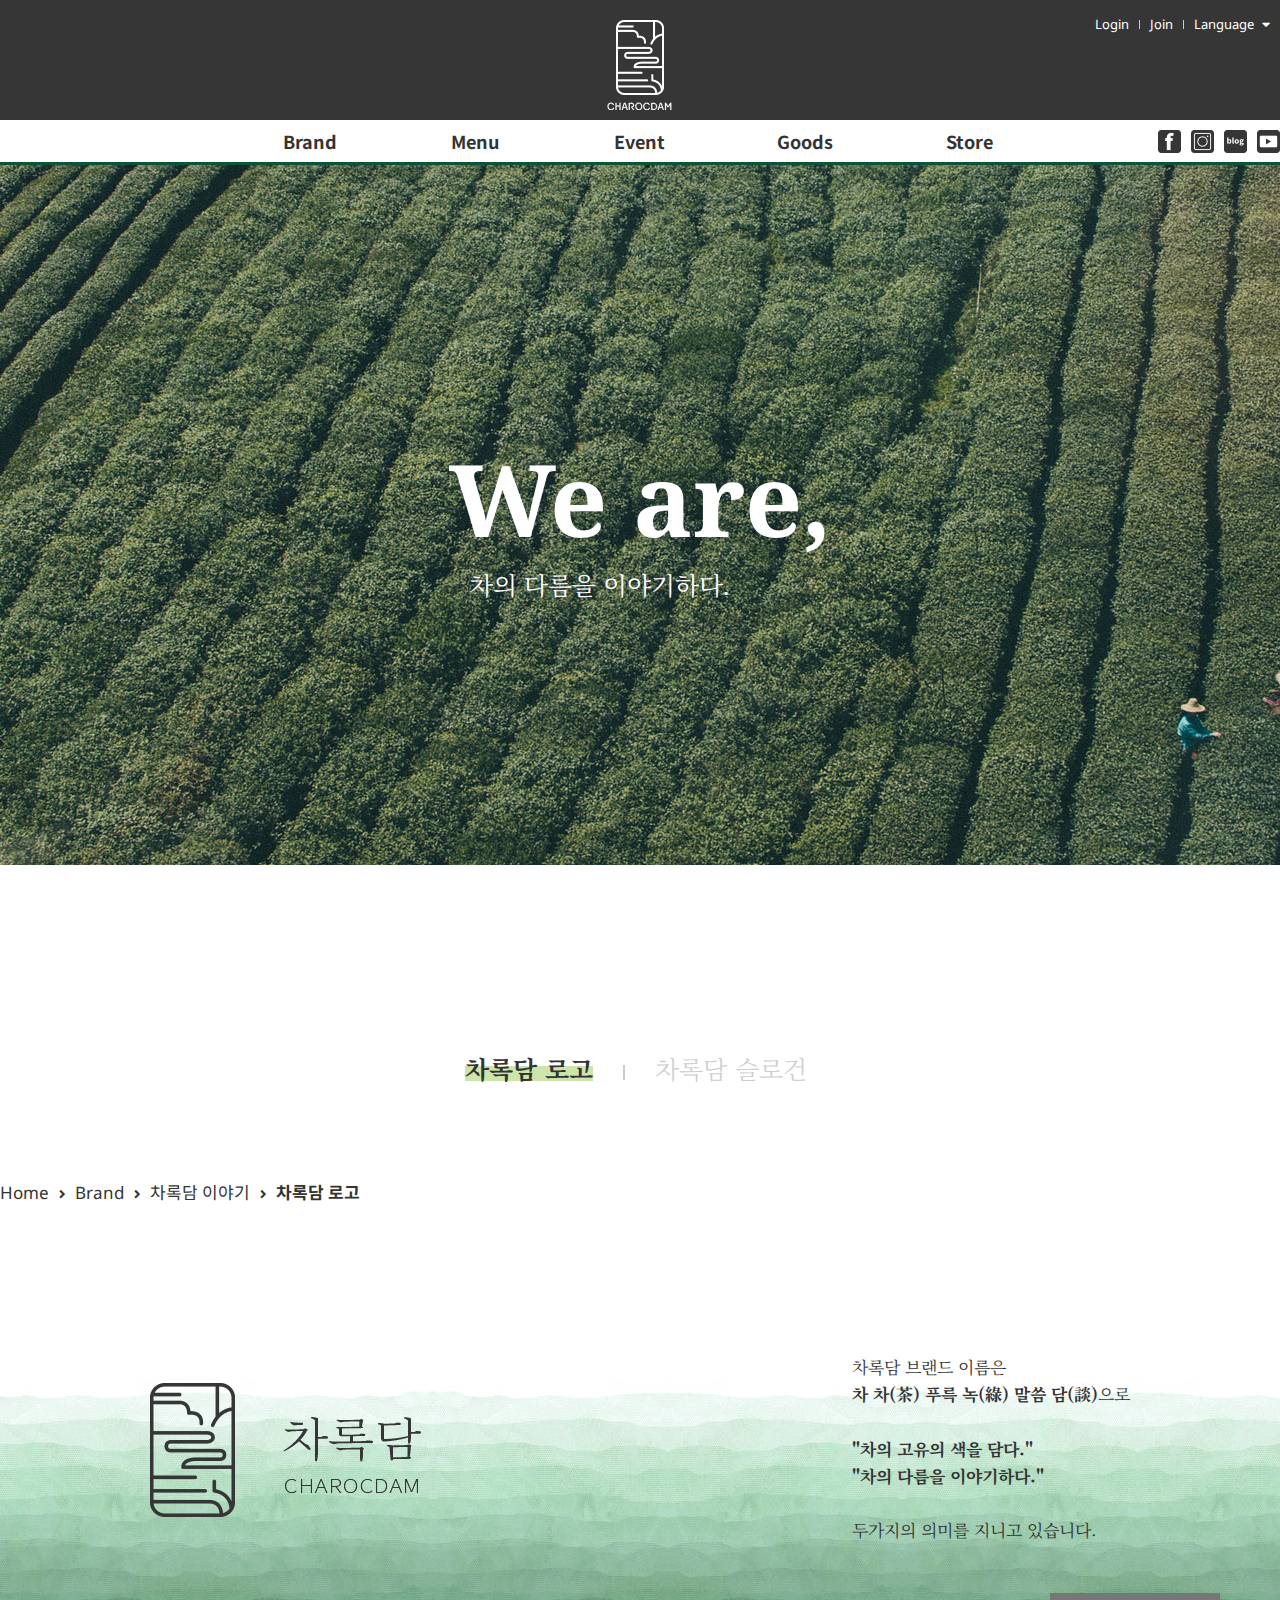
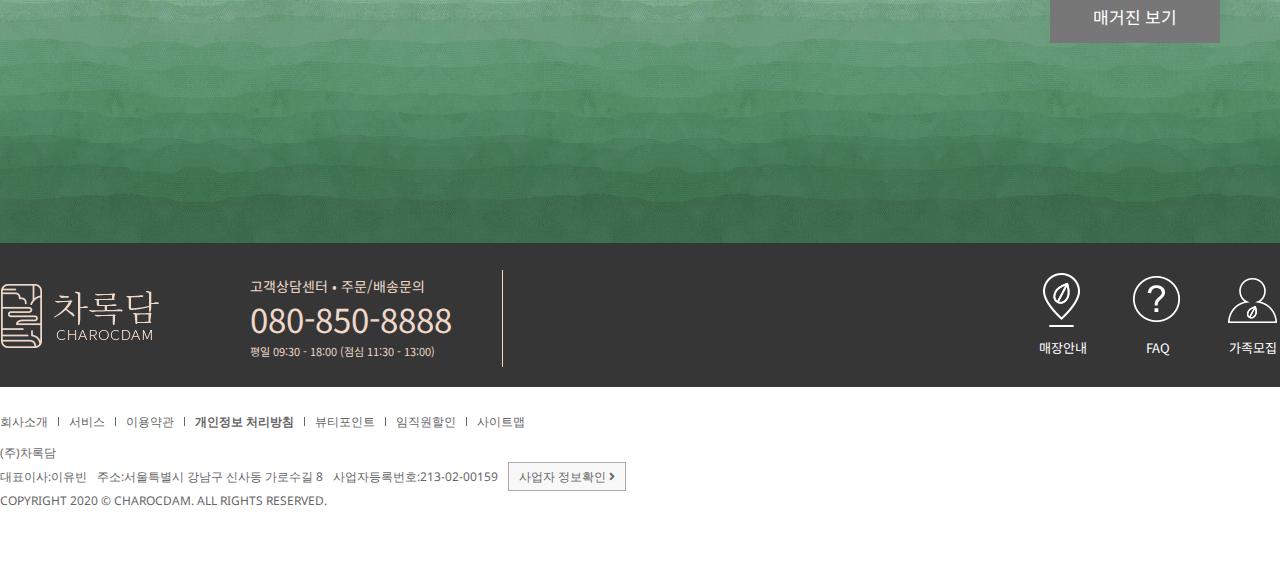
<file: a_01_aboutUs.html>
<!DOCTYPE html>
<html lang="ko">
<head>
    <meta charset="UTF-8">
    <title>차록담 이야기 | 차록담</title>
    <link href="css/jquery.bxslider.css" rel="stylesheet" />
    <link href="https://fonts.googleapis.com/css2?family=Noto+Serif:wght@300;400;700&family=Noto+Sans:wght@300;400;700&family=Noto+Sans+KR:wght@100;300&family=Noto+Serif+KR:wght@300&display=swap" rel="stylesheet" />
    <link rel="stylesheet" href="https://use.fontawesome.com/releases/v5.11.2/css/all.css" />
    <link rel="stylesheet" href="css/common.css" />
</head>
<body>
    <header>
        <div class="w1280 clearFix">
            <h1 class="logo"><a href="index.html"><img src="images/logo.png" alt="logo" /></a></h1>
            <nav class="gnb">
                <ul>
                    <li><a href="#">Login</a></li>
                    <li><a href="#">Join</a></li>
                    <li class="lang"><a href="#">Language <i class="fas fa-caret-down"></i></a>
                        <ul>
                            <li><a href="#">한국어</a></li>
                            <li><a href="#">영어</a></li>
                        </ul>
                    </li>
                </ul>
            </nav>
        </div>
    </header>
    <div class="navBar">
        <div class="slideBg"></div>
        <div class="nInner w1280 clearFix">
             <nav class="mainNav">
               <ul class="clearFix">
                   <li><a href="a_01_aboutUs.html"><p>Brand</p><span>브랜드</span></a>
                       <ul class="subNav">
                           <li><a href="a_01_aboutUs.html">차록담 이야기</a></li>
                           <li><a href="a_02_teaStory.html">Tea Story</a></li>
                           <li><a href="a_03_teaInfo.html">차 정보</a></li>
                           <li><a href="a_04_findOfTea.html">맞춤 차</a></li>
                           <li><a href="#">매거진</a></li>
                       </ul>
                   </li>
                   <li><a href="#"><p>Menu</p><span>메뉴</span></a>
                       <ul class="subNav">
                           <li><a href="#">New Menu</a></li>
                           <li><a href="#">Best Menu</a></li>
                           <li><a href="#">Dessert</a></li>
                           <li><a href="#">MD's Pick</a></li>
                       </ul>
                   </li>
                   <li><a href="#"><p>Event</p><span>이벤트</span></a>
                       <ul class="subNav">
                           <li><a href="#">이벤트</a></li>
                           <li><a href="#">다도체험</a></li>
                           <li><a href="#">온라인 쇼핑혜택</a></li>
                           <li><a href="#">Charocdam News</a></li>
                       </ul>
                   </li>
                   <li><a href="#"><p>Goods</p><span>상품</span></a>
                       <ul class="subNav">
                           <li><a href="#">Charocdam Goods</a></li>
                           <li><a href="#">Gift Shop</a></li>
                           <li><a href="#">다도기</a></li>
                           <li><a href="#">Reward</a></li>
                       </ul>
                   </li>
                   <li><a href="#"><p>Store</p><span>매장</span></a>
                       <ul class="subNav">
                           <li><a href="#">매장찾기</a></li>
                           <li><a href="#">가족모집</a></li>
                           <li><a href="#">티뮤지엄</a></li>
                       </ul>
                   </li>
               </ul>
         </nav>
         <nav class="sns">
               <ul>
                   <li><a href="#"><img src="images/sns_facebook.png" alt="facebook" /></a></li>
                   <li><a href="#"><img src="images/sns_instagram.png" alt="instagram" /></a></li>
                   <li><a href="#"><img src="images/sns_blog.png" alt="blog" /></a></li>
                   <li><a href="#"><img src="images/sns_youtube.png" alt="youtube" /></a></li>
               </ul>
         </nav>
         </div>
    </div>
    <div class="aboutImg">
        <ul>
            <li class="aboutImg01">
               <div class="a1">
                    <h4>We are,</h4>
                    <p>차의 다름을 이야기하다.</p></div>
                <div class="a2">
                    <pre>차의 종류와 효능은 다양합니다.
그렇기에 우리는 개인에게 초점을 둔 최적의 차를 추천하며, 차에 대한 이야기를 들려드립니다.
당신에게 맞는 차로 얻을 수 있는 최고의 하루를 선물하고 싶습니다.


차록담은 당신과 안녕을 묻는 것에 가치를 둡니다.
간단한 안부를 묻고, 마음을 나누다보면 바쁜 일상속에서도 따스함과 배려를 느낄거예요.


깊은 내면에 존재하는 안온한 소리에 귀기울여 보세요.
지금 당신은 어떤 소리를 듣고있나요?
                    </pre>
                </div>
            </li>
        </ul>
    </div>
    <div class="bg">
        <div class="brand w1280">
            <ul class="tabBtn clearFix">
                <li><a href="javascript:;" class="on">차록담 로고</a></li>
                <li></li>
                <li><a href="javascript:;">차록담 슬로건</a></li>
            </ul>
            <div class="tabCon">
              <div class="story1">
                    <ul class="go clearFix">
                        <li><a href="index.html">Home</a> <i class="fas fa-angle-right"></i></li>
                        <li><a href="#">Brand</a> <i class="fas fa-angle-right"></i></li>
                        <li><a href="#">차록담 이야기</a> <i class="fas fa-angle-right"></i></li>
                        <li><a href="#" class="on">차록담 로고</a></li>
                    </ul>
                <div class="story clearFix">
                    <div class="aboutLogo"><img src="images/aboutLogo.png" alt="logo"></div>
                    <p>차록담 브랜드 이름은<br />
                <span>차 차(茶) 푸륵 녹(綠) 말씀 담(談)</span>으로<br /><br />
                    <span>"차의 고유의 색을 담다."<br />
                "차의 다름을 이야기하다."</span><br /><br />
                두가지의 의미를 지니고 있습니다.</p>
                </div>
                <div class="goM"><a href="#">매거진 보기</a></div>
                </div>
                <div></div>
                <div class="story2">
                        <ul class="go clearFix">
                            <li><a href="index.html">Home</a> <i class="fas fa-angle-right"></i></li>
                            <li><a href="#">Brand</a> <i class="fas fa-angle-right"></i></li>
                            <li><a href="#">차록담 이야기</a> <i class="fas fa-angle-right"></i></li>
                            <li><a href="#" class="on">차록담 슬로건</a></li>
                        </ul>
                    <div class="story clearFix">
                        <div class="slogan clearFix"><img src="images/sloganImg.png" alt="slogan">
                            <p>차의<br />
                            <span>다름</span>을<br />
                        담다</p></div>
                        <p>차록담은 <span>스페셜티 문화</span>를 창조하는 회사입니다.<br />
                        차록담의 이름으로 제공되어질 모든 것들의 가치가<br />
                        빛날 수 있도록 우리는 발견하고,<br />
                        열정과 노력의 자세를 갖습니다.<br />
                        <br />
                        '녹차의 푸른 빛' , '개개인의 존엄성'<br />
                        차를 통해 고유의 가치들을 제공하며,<br />
                        <span>차록담만의 다름</span>을 잊지 않도록 노력하겠습니다.</p>
                    </div>
                    <div class="goM"><a href="#">매거진 보기</a></div>
                </div>
              </div>
            </div>
        </div>
    <footer>
        <div class="btmBg">
            <div class="ftTop w1280 clearFix">
                <div class="ftLeft">
                    <h1 class="btmLogo"><a href="index.html"><img src="images/btmLogo.png" alt="logo" /></a></h1>
                    <div class="cs">
                        <p class="title">고객상담센터 &#8226; 주문/배송문의</p>
                        <p class="phone">080-850-8888</p>
                        <p class="time">평일 09:30 - 18:00 (점심 11:30 - 13:00)</p>
                    </div>
                </div>
                <div class="ftRight">
                    <a href="#"><img src="images/where.png" alt="매장안내" /><span>매장안내</span></a>
                    <a href="#"><img src="images/qna.png" alt="FAQ" /><span>FAQ</span></a>
                    <a href="#"><img src="images/family.png" alt="가족모집" /><span>가족모집</span></a>
                </div>
            </div>
        </div>
            <div class="ftBtm w1280">
                <nav class="btmInfo">
                    <ul class="clearFix">
                        <li><a href="#">회사소개</a></li>
                        <li><a href="#">서비스</a></li>
                        <li><a href="#">이용약관</a></li>
                        <li><a href="#" class="on">개인정보 처리방침</a></li>
                        <li><a href="#">뷰티포인트</a></li>
                        <li><a href="#">임직원할인</a></li>
                        <li><a href="#">사이트맵</a></li>
                    </ul>
                </nav>
                <div>(주)차록담<br />
                    <span>대표이사:이유빈</span><span>주소:서울특별시 강남구 신사동 가로수길 8</span><span>사업자등록번호:213-02-00159</span><a href="#">사업자 정보확인 <i class="fas fa-angle-right"></i></a>
                    <address class="copyright">COPYRIGHT 2020 &copy; CHAROCDAM. ALL RIGHTS RESERVED.</address>
                </div>
            </div>
    </footer>
    <!-- jQuery library -->
<script src="js/jquery-3.1.1.min.js"></script>
<!-- bxSlider Javascript file -->
<script src="js/jquery.bxslider.js"></script>
<script src="js/common.js"></script>
</body>
</html>
</file>
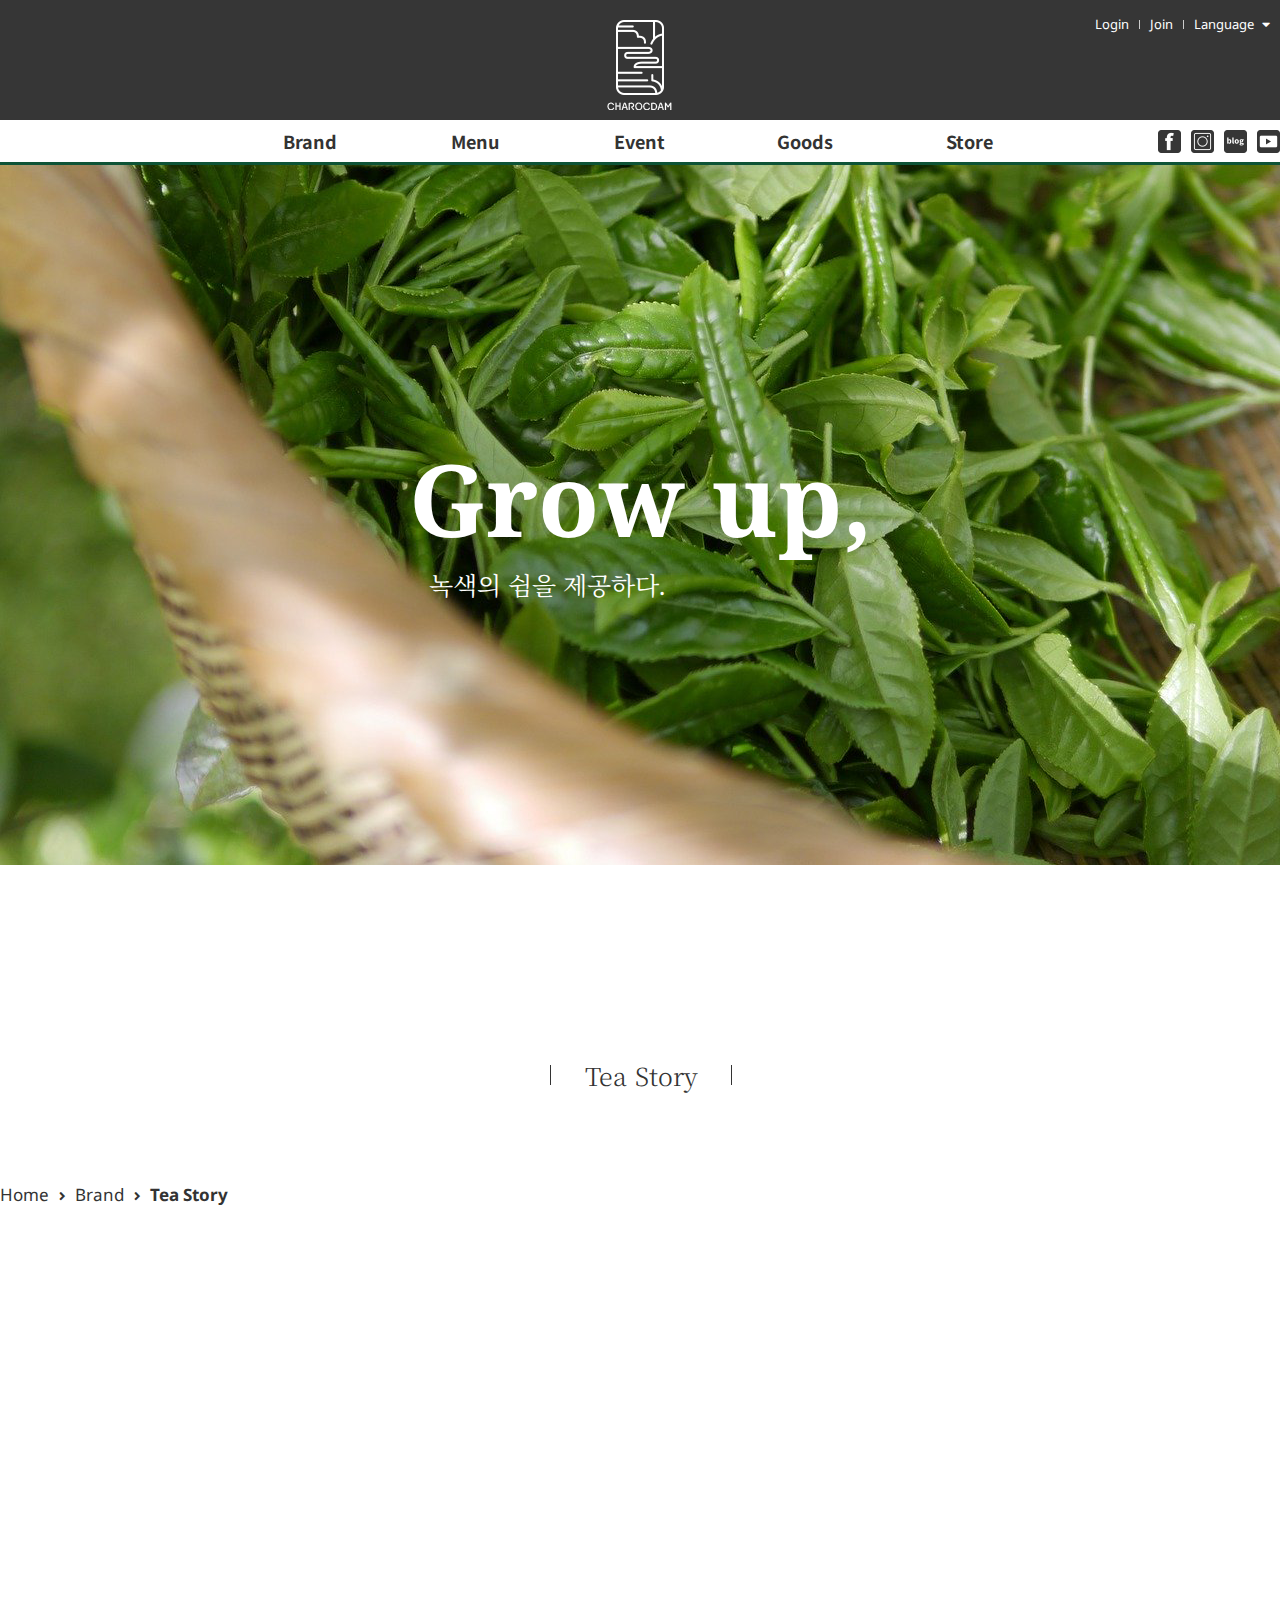
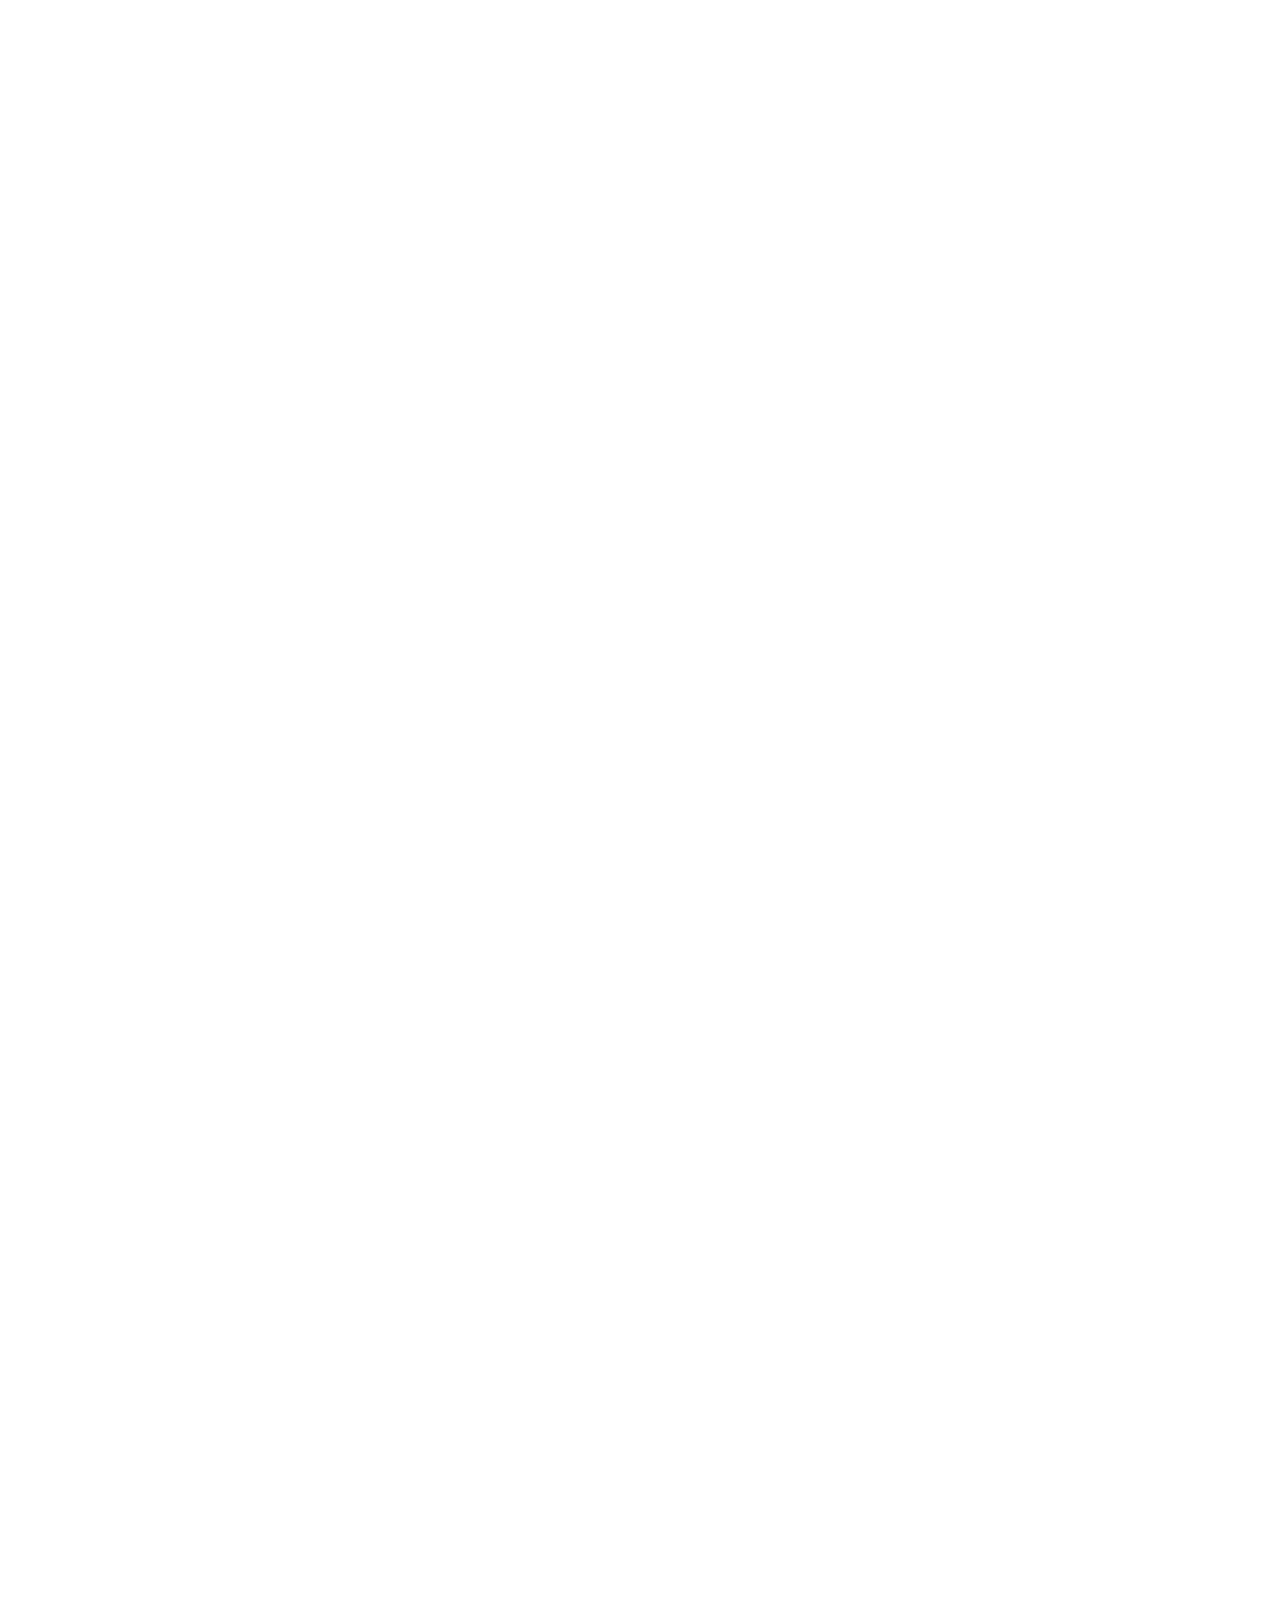
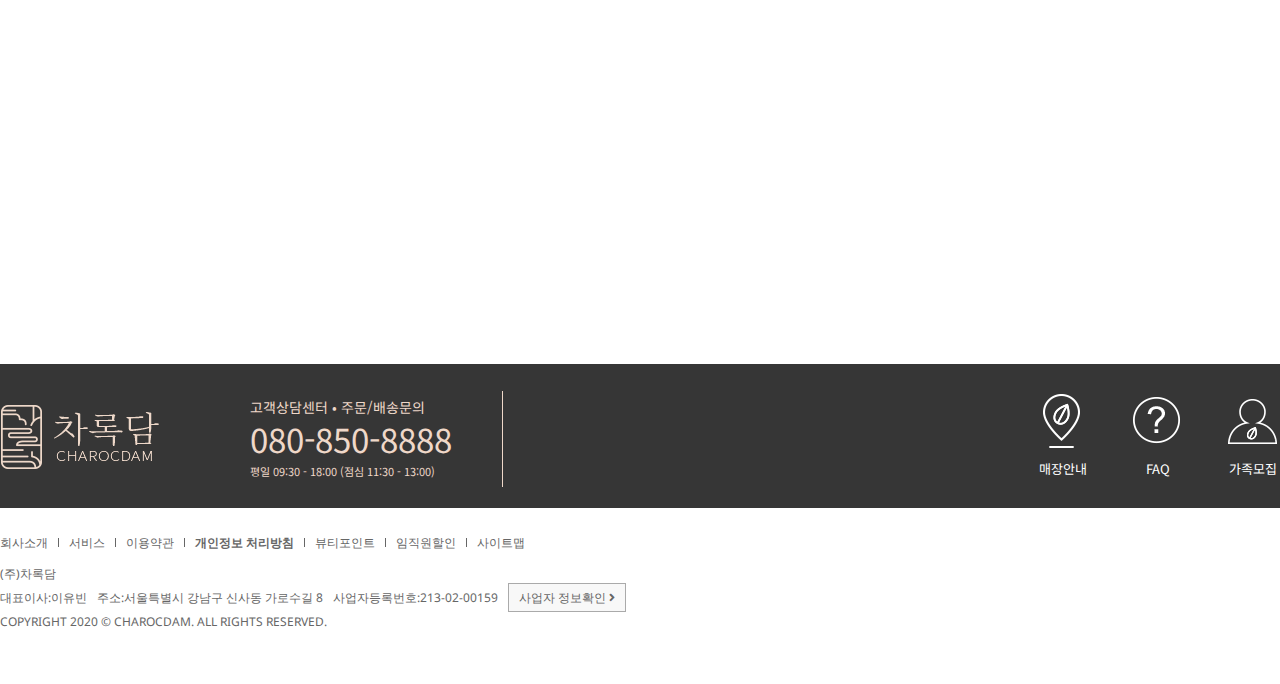
<file: a_02_teaStory.html>
<!DOCTYPE html>
<html lang="ko">
<head>
    <meta charset="UTF-8">
    <title>차 정보 | 차록담</title>
    <link href="css/jquery.bxslider.css" rel="stylesheet" />
    <link href="https://fonts.googleapis.com/css2?family=Noto+Serif:wght@300;400;700&family=Noto+Sans:wght@300;400;700&family=Noto+Sans+KR:wght@100;300&family=Noto+Serif+KR:wght@300&display=swap" rel="stylesheet" />
    <link rel="stylesheet" href="https://use.fontawesome.com/releases/v5.11.2/css/all.css" />
    <link rel="stylesheet" href="css/common.css" />
</head>
<body>
    <header>
        <div class="w1280 clearFix">
            <h1 class="logo"><a href="index.html"><img src="images/logo.png" alt="logo" /></a></h1>
            <nav class="gnb">
                <ul>
                    <li><a href="#">Login</a></li>
                    <li><a href="#">Join</a></li>
                    <li class="lang"><a href="#">Language <i class="fas fa-caret-down"></i></a>
                        <ul>
                            <li><a href="#">한국어</a></li>
                            <li><a href="#">영어</a></li>
                        </ul>
                    </li>
                </ul>
            </nav>
        </div>
    </header>
    <div class="navBar">
        <div class="slideBg"><h1></h1></div>
        <div class="nInner w1280 clearFix">
             <nav class="mainNav">
               <ul class="clearFix">
                   <li><a href="a_01_aboutUs.html"><p>Brand</p><span>브랜드</span></a>
                       <ul class="subNav">
                           <li><a href="a_01_aboutUs.html">차록담 이야기</a></li>
                           <li><a href="a_02_teaStory.html">Tea Story</a></li>
                           <li><a href="a_03_teaInfo.html">차 정보</a></li>
                           <li><a href="a_04_findOfTea.html">맞춤 차</a></li>
                           <li><a href="#">매거진</a></li>
                       </ul>
                   </li>
                   <li><a href="#"><p>Menu</p><span>메뉴</span></a>
                       <ul class="subNav">
                           <li><a href="#">New Menu</a></li>
                           <li><a href="#">Best Menu</a></li>
                           <li><a href="#">Dessert</a></li>
                           <li><a href="#">MD's Pick</a></li>
                       </ul>
                   </li>
                   <li><a href="#"><p>Event</p><span>이벤트</span></a>
                       <ul class="subNav">
                           <li><a href="#">이벤트</a></li>
                           <li><a href="#">다도체험</a></li>
                           <li><a href="#">온라인 쇼핑혜택</a></li>
                           <li><a href="#">Charocdam News</a></li>
                       </ul>
                   </li>
                   <li><a href="#"><p>Goods</p><span>상품</span></a>
                       <ul class="subNav">
                           <li><a href="#">Charocdam Goods</a></li>
                           <li><a href="#">Gift Shop</a></li>
                           <li><a href="#">다도기</a></li>
                           <li><a href="#">Reward</a></li>
                       </ul>
                   </li>
                   <li><a href="#"><p>Store</p><span>매장</span></a>
                       <ul class="subNav">
                           <li><a href="#">매장찾기</a></li>
                           <li><a href="#">가족모집</a></li>
                           <li><a href="#">티뮤지엄</a></li>
                       </ul>
                   </li>
               </ul>
         </nav>
         <nav class="sns">
               <ul>
                   <li><a href="#"><img src="images/sns_facebook.png" alt="facebook" /></a></li>
                   <li><a href="#"><img src="images/sns_instagram.png" alt="instagram" /></a></li>
                   <li><a href="#"><img src="images/sns_blog.png" alt="blog" /></a></li>
                   <li><a href="#"><img src="images/sns_youtube.png" alt="youtube" /></a></li>
               </ul>
         </nav>
         </div>
    </div>
    <div class="aboutImg">
        <ul>
            <li class="aboutImg02">
               <div class="a1">
                    <h4>Grow up,</h4>
                    <p>녹색의 쉼을 제공하다.</p></div>
                <div class="a2">
                    <pre>
                    <p>최고의 한잔을 위한 차록담의 철학</p>
                    
                    차록담은 한잔의 온전한 쉼을 제공하기 위해 찻잎의 선정부터
                    재배, 건조, 발효, 정제과정에 이르기까지의 전 과정을 철저히 관리하고 있습니다.
                    
                    또한 매장의 모든 티 마스터(Tea Master)가 신선하고 좋은 품질의 티(Tea)를
                    제공하기 위해 차록담만의 철학과 문학을 바탕으로 끊임 없이 노력하고 있습니다.
                    </pre>
                </div>
            </li>
        </ul>
    </div>
        <div class="brand ft">
            <ul class="w1280">
                <li>Tea Story</li>
            </ul>
            <div>
                <div class="teaStory w1280">
                    <ul class="go clearFix">
                        <li><a href="index.html">Home</a> <i class="fas fa-angle-right"></i></li>
                        <li><a href="a_01_aboutUs.html">Brand</a> <i class="fas fa-angle-right"></i></li>
                        <li><a href="a_02_teaStory.html" class="on">Tea Story</a></li>
                    </ul>
                    <div>
                        <article class="con1">
                            <ul class="clearFix">
                                <li><img src="images/tea01.png" alt="" /></li>
                                <li class="tS">최상의 품질을 가진 찻잎 선별</li>
                                <li><img src="images/teaStory01.png" alt="" /></li>
                                <li>하동지역의 따뜻하고 깨끗한 기후 조건의 재배지에서<br />
                                최적의 시기, 최상의 품질을 가진 잎만을 수확합니다.<br />
                                선별된 잎의 신선한 향을 유지 시킬 수 있도록<br />
                                차록담만의 노하우로 건조시키며, 알맞은 온도를 맞추어 발효합니다.</li>
                            </ul>
                        </article>
                        <article class="line1"></article>
                        <article class="con2">
                            <ul class="clearFix">
                                <li class="tS">엄격하게 관리되는 찻잎의 신선도</li>
                                <li><img src="images/tea02.png" alt="" /></li>
                                <li><img src="images/teaStory02.png" alt="" /></li>
                                <li>차록담 티(Tea)의 기본이 되는 녹차잎 고유의 푸른 색과 향을<br />
                                보존하기 위해 알맞은 온도와 시간동안 덖어줍니다.</li>
                            </ul>
                        </article>
                        <article class="line2"></article>
                        <article class="con3">
                            <ul class="clearFix">
                                <li><img src="images/tea03.png" alt="" /></li>
                                <li class="tS">찻잎의 두번째 선별과정</li>
                                <li><img src="images/teaStory03.png" alt="" /></li>
                                <li>찻잎이 바스락 될때까지 건조되었다면 키질을 통해<br />
                                묵은 잎과 줄기 등의 이물질을 제거해줍니다.</li>
                            </ul>
                        </article>
                       <article class="line3"></article>
                        <article class="con4">
                            <ul class="clearFix">
                                <li class="tS">건강한 차(茶) 문화의 확산</li>
                                <li><img src="images/tea04.png" alt="" /></li>
                                <li><img src="images/teaStory04.png" alt="" /></li>
                                <li>말차 고유의 맛과 향, 다양한 메뉴와<br />
                                즐거운 선택을 통해 남녀노소 누구나 쉽고 맛있게<br />
                                즐기는 차(茶) 문화를 만들어가고 있습니다.</li>
                            </ul>
                        </article>
                    </div>
                    <div class="video">
                        <iframe width="800px" height="515" src="https://www.youtube.com/embed/4cCPY2Wa08M" frameborder="0" allow="accelerometer; autoplay; clipboard-write; encrypted-media; gyroscope; picture-in-picture" allowfullscreen></iframe>
                    </div>
                </div>
              </div>
            </div>
    <footer>
        <div class="btmBg">
            <div class="ftTop w1280 clearFix">
                <div class="ftLeft">
                    <h1 class="btmLogo"><a href="index.html"><img src="images/btmLogo.png" alt="logo" /></a></h1>
                    <div class="cs">
                        <p class="title">고객상담센터 &#8226; 주문/배송문의</p>
                        <p class="phone">080-850-8888</p>
                        <p class="time">평일 09:30 - 18:00 (점심 11:30 - 13:00)</p>
                    </div>
                </div>
                <div class="ftRight">
                    <a href="#"><img src="images/where.png" alt="매장안내" /><span>매장안내</span></a>
                    <a href="#"><img src="images/qna.png" alt="FAQ" /><span>FAQ</span></a>
                    <a href="#"><img src="images/family.png" alt="가족모집" /><span>가족모집</span></a>
                </div>
            </div>
        </div>
            <div class="ftBtm w1280">
                <nav class="btmInfo">
                    <ul class="clearFix">
                        <li><a href="#">회사소개</a></li>
                        <li><a href="#">서비스</a></li>
                        <li><a href="#">이용약관</a></li>
                        <li><a href="#" class="on">개인정보 처리방침</a></li>
                        <li><a href="#">뷰티포인트</a></li>
                        <li><a href="#">임직원할인</a></li>
                        <li><a href="#">사이트맵</a></li>
                    </ul>
                </nav>
                <div>(주)차록담<br />
                    <span>대표이사:이유빈</span><span>주소:서울특별시 강남구 신사동 가로수길 8</span><span>사업자등록번호:213-02-00159</span><a href="#">사업자 정보확인 <i class="fas fa-angle-right"></i></a>
                    <address class="copyright">COPYRIGHT 2020 &copy; CHAROCDAM. ALL RIGHTS RESERVED.</address>
                </div>
            </div>
    </footer>
    <!-- jQuery library -->
<script src="js/jquery-3.1.1.min.js"></script>
<!-- bxSlider Javascript file -->
<script src="js/jquery.bxslider.js"></script>
<script src="js/common.js"></script>
</body>
</html>
</file>
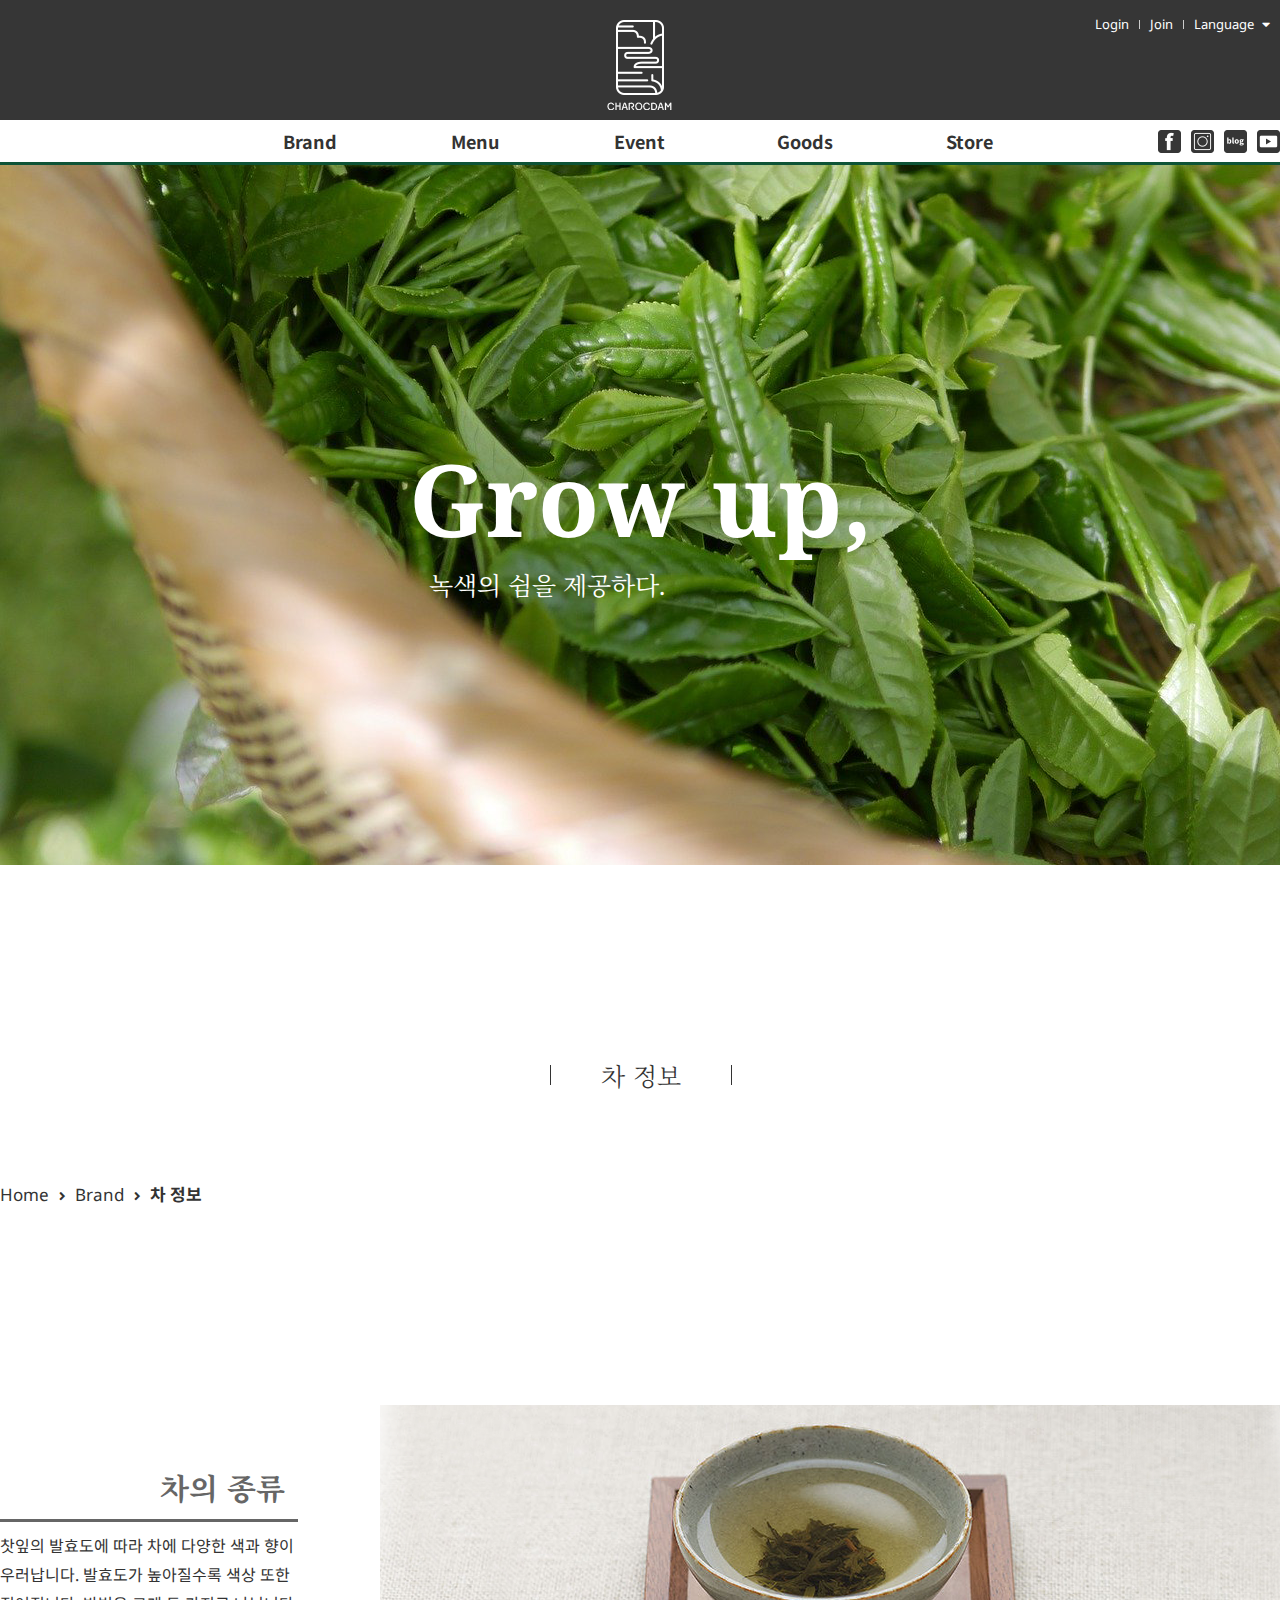
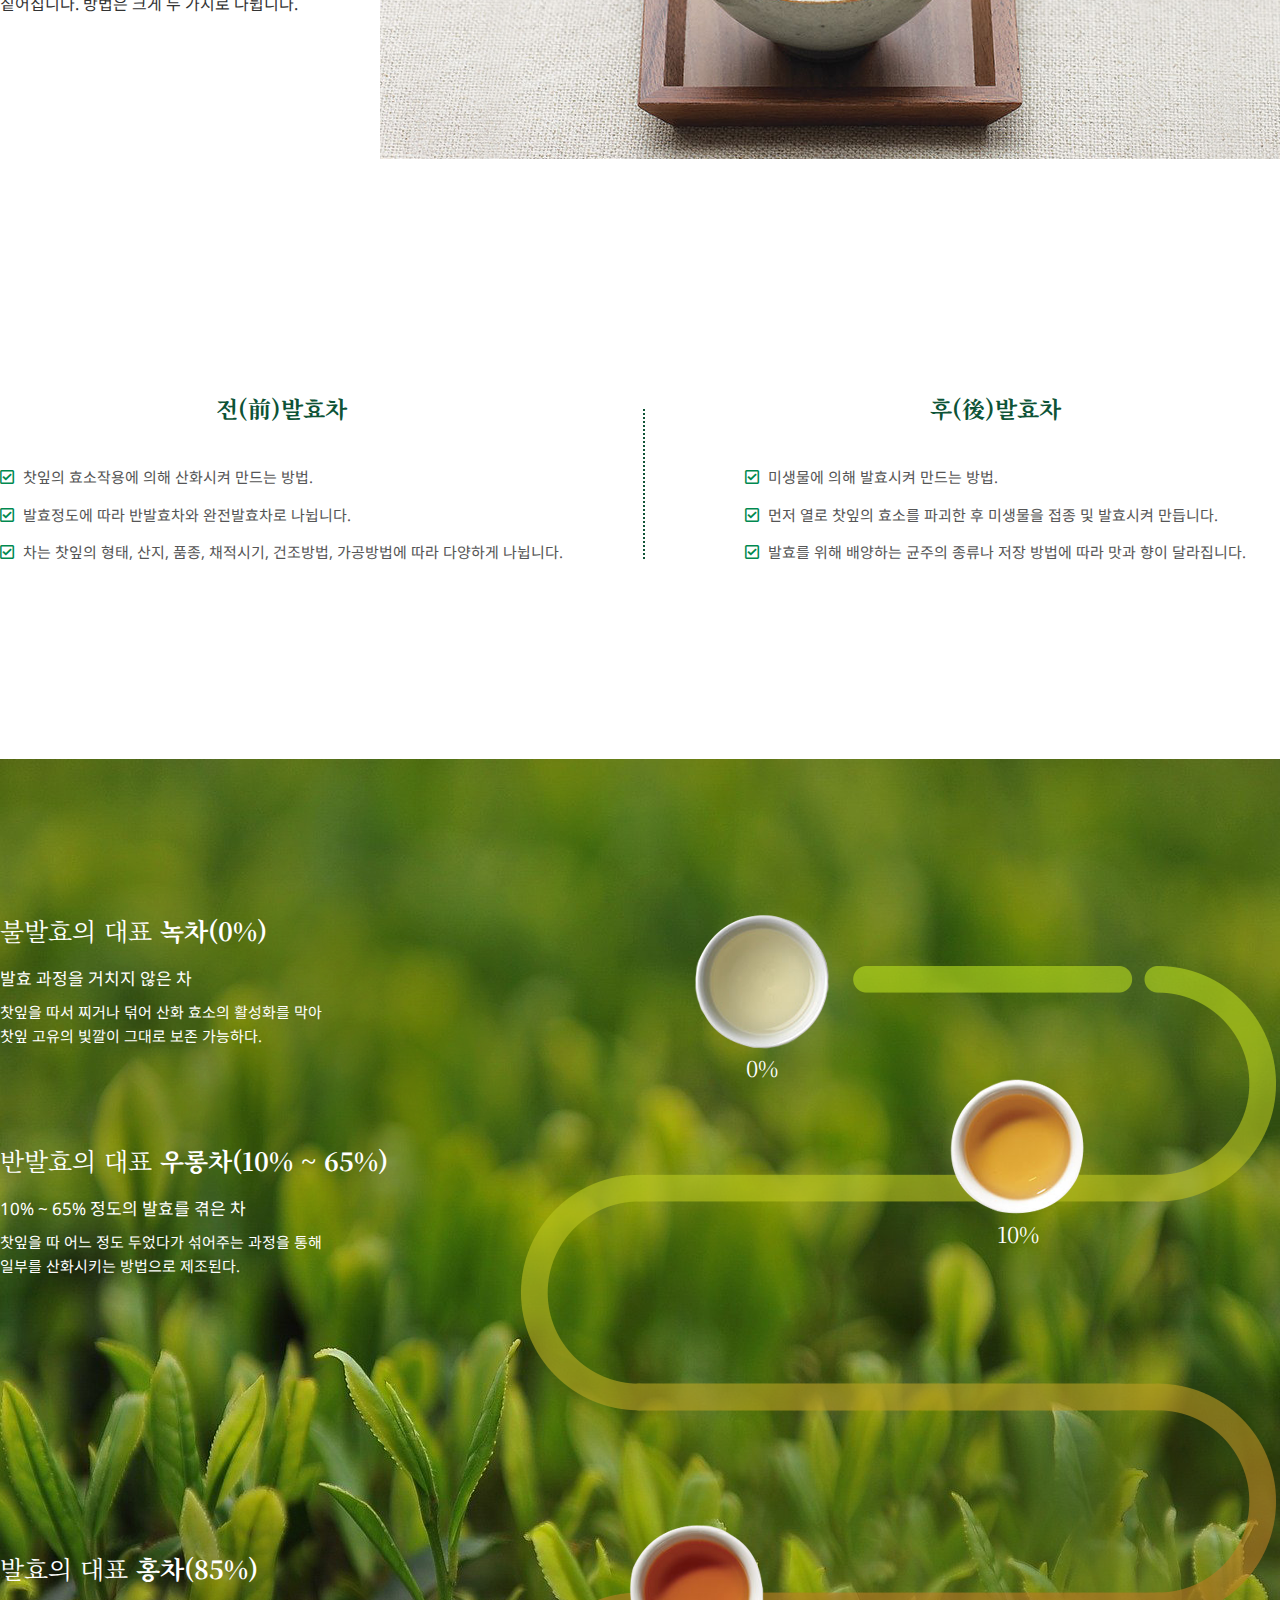
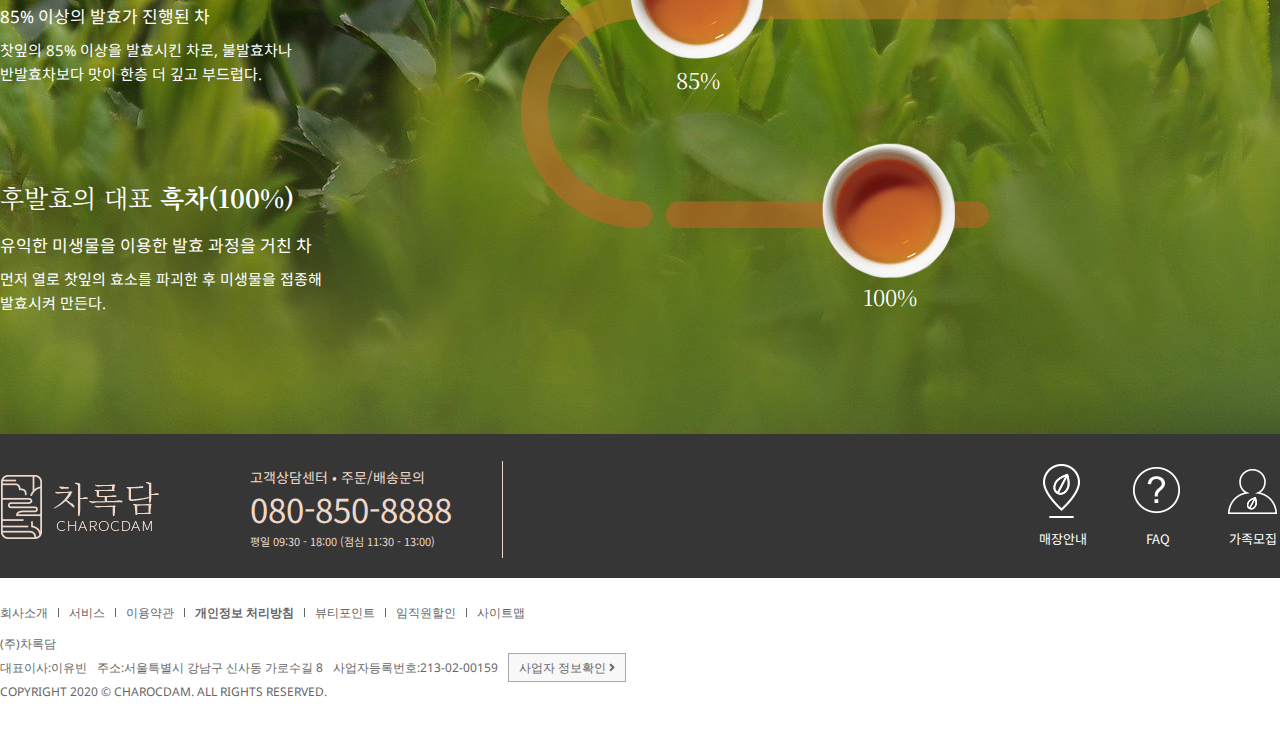
<file: a_03_teaInfo.html>
<!DOCTYPE html>
<html lang="ko">
<head>
    <meta charset="UTF-8">
    <title>차 정보 | 차록담</title>
    <link href="css/jquery.bxslider.css" rel="stylesheet" />
    <link href="https://fonts.googleapis.com/css2?family=Noto+Serif:wght@300;400;700&family=Noto+Sans:wght@300;400;700&family=Noto+Sans+KR:wght@100;300&family=Noto+Serif+KR:wght@300&display=swap" rel="stylesheet" />
    <link rel="stylesheet" href="https://use.fontawesome.com/releases/v5.11.2/css/all.css" />
    <link rel="stylesheet" href="css/common.css" />
</head>
<body>
    <header>
        <div class="w1280 clearFix">
            <h1 class="logo"><a href="index.html"><img src="images/logo.png" alt="logo" /></a></h1>
            <nav class="gnb">
                <ul>
                    <li><a href="#">Login</a></li>
                    <li><a href="#">Join</a></li>
                    <li class="lang"><a href="#">Language <i class="fas fa-caret-down"></i></a>
                        <ul>
                            <li><a href="#">한국어</a></li>
                            <li><a href="#">영어</a></li>
                        </ul>
                    </li>
                </ul>
            </nav>
        </div>
    </header>
    <div class="navBar">
        <div class="slideBg"><h1></h1></div>
        <div class="nInner w1280 clearFix">
             <nav class="mainNav">
               <ul class="clearFix">
                   <li><a href="a_01_aboutUs.html"><p>Brand</p><span>브랜드</span></a>
                       <ul class="subNav">
                           <li><a href="a_01_aboutUs.html">차록담 이야기</a></li>
                           <li><a href="a_02_teaStory.html">Tea Story</a></li>
                           <li><a href="a_02_teaStory.html">차 정보</a></li>
                           <li><a href="a_04_findOfTea.html">맞춤 차</a></li>
                           <li><a href="#">매거진</a></li>
                       </ul>
                   </li>
                   <li><a href="#"><p>Menu</p><span>메뉴</span></a>
                       <ul class="subNav">
                           <li><a href="#">New Menu</a></li>
                           <li><a href="#">Best Menu</a></li>
                           <li><a href="#">Dessert</a></li>
                           <li><a href="#">MD's Pick</a></li>
                       </ul>
                   </li>
                   <li><a href="#"><p>Event</p><span>이벤트</span></a>
                       <ul class="subNav">
                           <li><a href="#">이벤트</a></li>
                           <li><a href="#">다도체험</a></li>
                           <li><a href="#">온라인 쇼핑혜택</a></li>
                           <li><a href="#">Charocdam News</a></li>
                       </ul>
                   </li>
                   <li><a href="#"><p>Goods</p><span>상품</span></a>
                       <ul class="subNav">
                           <li><a href="#">Charocdam Goods</a></li>
                           <li><a href="#">Gift Shop</a></li>
                           <li><a href="#">다도기</a></li>
                           <li><a href="#">Reward</a></li>
                       </ul>
                   </li>
                   <li><a href="#"><p>Store</p><span>매장</span></a>
                       <ul class="subNav">
                           <li><a href="#">매장찾기</a></li>
                           <li><a href="#">가족모집</a></li>
                           <li><a href="#">티뮤지엄</a></li>
                       </ul>
                   </li>
               </ul>
         </nav>
         <nav class="sns">
               <ul>
                   <li><a href="#"><img src="images/sns_facebook.png" alt="facebook" /></a></li>
                   <li><a href="#"><img src="images/sns_instagram.png" alt="instagram" /></a></li>
                   <li><a href="#"><img src="images/sns_blog.png" alt="blog" /></a></li>
                   <li><a href="#"><img src="images/sns_youtube.png" alt="youtube" /></a></li>
               </ul>
         </nav>
         </div>
    </div>
    <div class="aboutImg">
        <ul>
            <li class="aboutImg02">
               <div class="a1">
                    <h4>Grow up,</h4>
                    <p>녹색의 쉼을 제공하다.</p></div>
                <div class="a2">
                    <pre>
                    <p>최고의 한잔을 위한 차록담의 철학</p>
                    
                    차록담은 한잔의 온전한 쉼을 제공하기 위해 찻잎의 선정부터
                    재배, 건조, 발효, 정제과정에 이르기까지의 전 과정을 철저히 관리하고 있습니다.
                    
                    또한 매장의 모든 티 마스터(Tea Master)가 신선하고 좋은 품질의 티(Tea)를
                    제공하기 위해 차록담만의 철학과 문학을 바탕으로 끊임 없이 노력하고 있습니다.
                    </pre>
                </div>
            </li>
        </ul>
    </div>
        <div class="brand ft">
            <ul class="w1280">
                <li>차 정보</li>
            </ul>
            <div>
                <div class="teaStory w1280 clearFix">
                    <ul class="go clearFix w1280">
                        <li><a href="index.html">Home</a> <i class="fas fa-angle-right"></i></li>
                        <li><a href="a_01_aboutUs.html">Brand</a> <i class="fas fa-angle-right"></i></li>
                        <li><a href="javascript:;" class="on">차 정보</a> </li>
                    </ul>
				</div>
                    <div class="teaType clearFix w1280">
                        <dl>
                            <dt>차의 종류</dt>
                            <dd>찻잎의 발효도에 따라 차에 다양한 색과 향이<br />
                            우러납니다. 발효도가 높아질수록 색상 또한<br />
                            짙어집니다. 방법은 크게 두 가지로 나뉩니다.</dd>
                        </dl>
                        <div><img src="images/typeOfTea.png" alt="" /></div>
                    </div>
                    <div class="w1280 fermented clearFix">
                        <dl>
                            <dt>전(前)발효차</dt>
                            <dd><i class="far fa-check-square"></i> 찻잎의 효소작용에 의해 산화시켜 만드는 방법.</dd>
                            <dd><i class="far fa-check-square"></i> 발효정도에 따라 반발효차와 완전발효차로 나뉩니다.</dd>
                            <dd><i class="far fa-check-square"></i> 차는 찻잎의 형태, 산지, 품종, 채적시기, 건조방법, 가공방법에 따라 다양하게 나뉩니다.</dd>
                        </dl>
                        <dl>
                            <dt>후(後)발효차</dt>
                            <dd><i class="far fa-check-square"></i> 미생물에 의해 발효시켜 만드는 방법.</dd>
                            <dd><i class="far fa-check-square"></i> 먼저 열로 찻잎의 효소를 파괴한 후 미생물을 접종 및 발효시켜 만듭니다.</dd>
                            <dd><i class="far fa-check-square"></i> 발효를 위해 배양하는 균주의 종류나 저장 방법에 따라 맛과 향이 달라집니다.</dd>
                        </dl>
                    </div>
                    <section class="teaBg">
                        <div class="w1280 tea1 clearFix">
                            <dl>
                                <dt>불발효의 대표 <b>녹차(0%)</b></dt>
                                <dd>발효 과정을 거치지 않은 차</dd>
                                <dd>찻잎을 따서 찌거나 덖어 산화 효소의 활성화를 막아<br />
                                찻잎 고유의 빛깔이 그대로 보존 가능하다.</dd>
                            </dl>
                            <dl>
                                <dt><img src="images/teaType01.png" alt=""></dt>
                                <dd>0%</dd>
                            </dl>
                        </div>
                        <div class="w1280 tea2 clearFix">
                            <dl>
                                <dt>반발효의 대표 <b>우롱차(10% ~ 65%)</b></dt>
                                <dd>10% ~ 65% 정도의 발효를 겪은 차</dd>
                                <dd>찻잎을 따 어느 정도 두었다가 섞어주는 과정을 통해<br />
                                일부를 산화시키는 방법으로 제조된다.</dd>
                            </dl>
                            <dl>
                                <dt><img src="images/teaType02.png" alt=""></dt>
                                <dd>10%</dd>
                            </dl>
                        </div>
                        <div class="w1280 tea3 clearFix">
                            <dl>
                                <dt>발효의 대표 <b>홍차(85%)</b></dt>
                                <dd>85% 이상의 발효가 진행된 차</dd>
                                <dd>찻잎의 85% 이상을 발효시킨 차로, 불발효차나<br />
                                반발효차보다 맛이 한층 더 깊고 부드럽다.</dd>
                            </dl>
                            <dl>
                                <dt><img src="images/teaType03.png" alt=""></dt>
                                <dd>85%</dd>
                            </dl>
                        </div>
                        <div class="w1280 tea4 clearFix">
                            <dl>
                                <dt>후발효의 대표 <b>흑차(100%)</b></dt>
                                <dd>유익한 미생물을 이용한 발효 과정을 거친 차</dd>
                                <dd>먼저 열로 찻잎의 효소를 파괴한 후 미생물을 접종해<br />
                                발효시켜 만든다.</dd>
                            </dl>
                            <dl>
                                <dt><img src="images/teaType04.png" alt=""></dt>
                                <dd>100%</dd>
                            </dl>
                        </div>
                    </section>
              </div>
            </div>
    <footer>
        <div class="btmBg">
            <div class="ftTop w1280 clearFix">
                <div class="ftLeft">
                    <h1 class="btmLogo"><a href="index.html"><img src="images/btmLogo.png" alt="logo" /></a></h1>
                    <div class="cs">
                        <p class="title">고객상담센터 &#8226; 주문/배송문의</p>
                        <p class="phone">080-850-8888</p>
                        <p class="time">평일 09:30 - 18:00 (점심 11:30 - 13:00)</p>
                    </div>
                </div>
                <div class="ftRight">
                    <a href="#"><img src="images/where.png" alt="매장안내" /><span>매장안내</span></a>
                    <a href="#"><img src="images/qna.png" alt="FAQ" /><span>FAQ</span></a>
                    <a href="#"><img src="images/family.png" alt="가족모집" /><span>가족모집</span></a>
                </div>
            </div>
        </div>
            <div class="ftBtm w1280">
                <nav class="btmInfo">
                    <ul class="clearFix">
                        <li><a href="#">회사소개</a></li>
                        <li><a href="#">서비스</a></li>
                        <li><a href="#">이용약관</a></li>
                        <li><a href="#" class="on">개인정보 처리방침</a></li>
                        <li><a href="#">뷰티포인트</a></li>
                        <li><a href="#">임직원할인</a></li>
                        <li><a href="#">사이트맵</a></li>
                    </ul>
                </nav>
                <div>(주)차록담<br />
                    <span>대표이사:이유빈</span><span>주소:서울특별시 강남구 신사동 가로수길 8</span><span>사업자등록번호:213-02-00159</span><a href="#">사업자 정보확인 <i class="fas fa-angle-right"></i></a>
                    <address class="copyright">COPYRIGHT 2020 &copy; CHAROCDAM. ALL RIGHTS RESERVED.</address>
                </div>
            </div>
    </footer>
    <!-- jQuery library -->
<script src="js/jquery-3.1.1.min.js"></script>
<!-- bxSlider Javascript file -->
<script src="js/jquery.bxslider.js"></script>
<script src="js/common.js"></script>
</body>
</html>
</file>
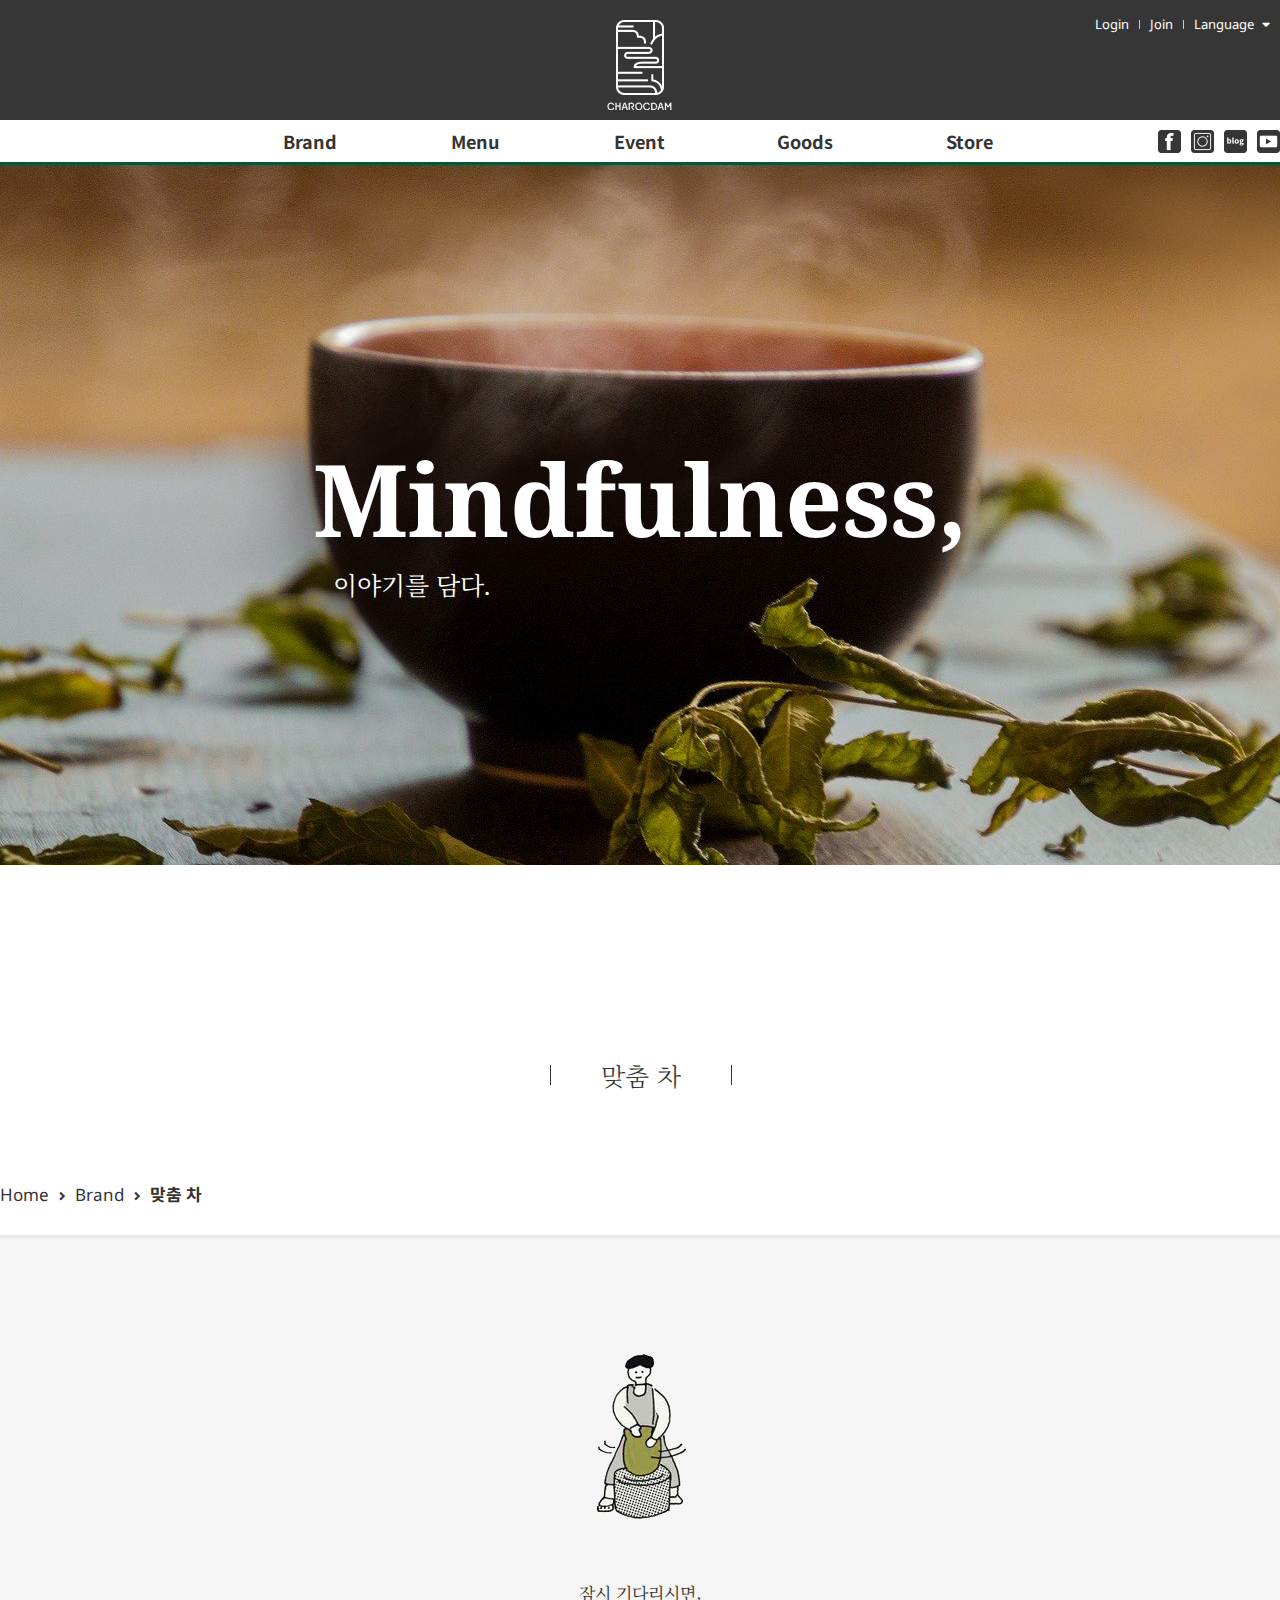
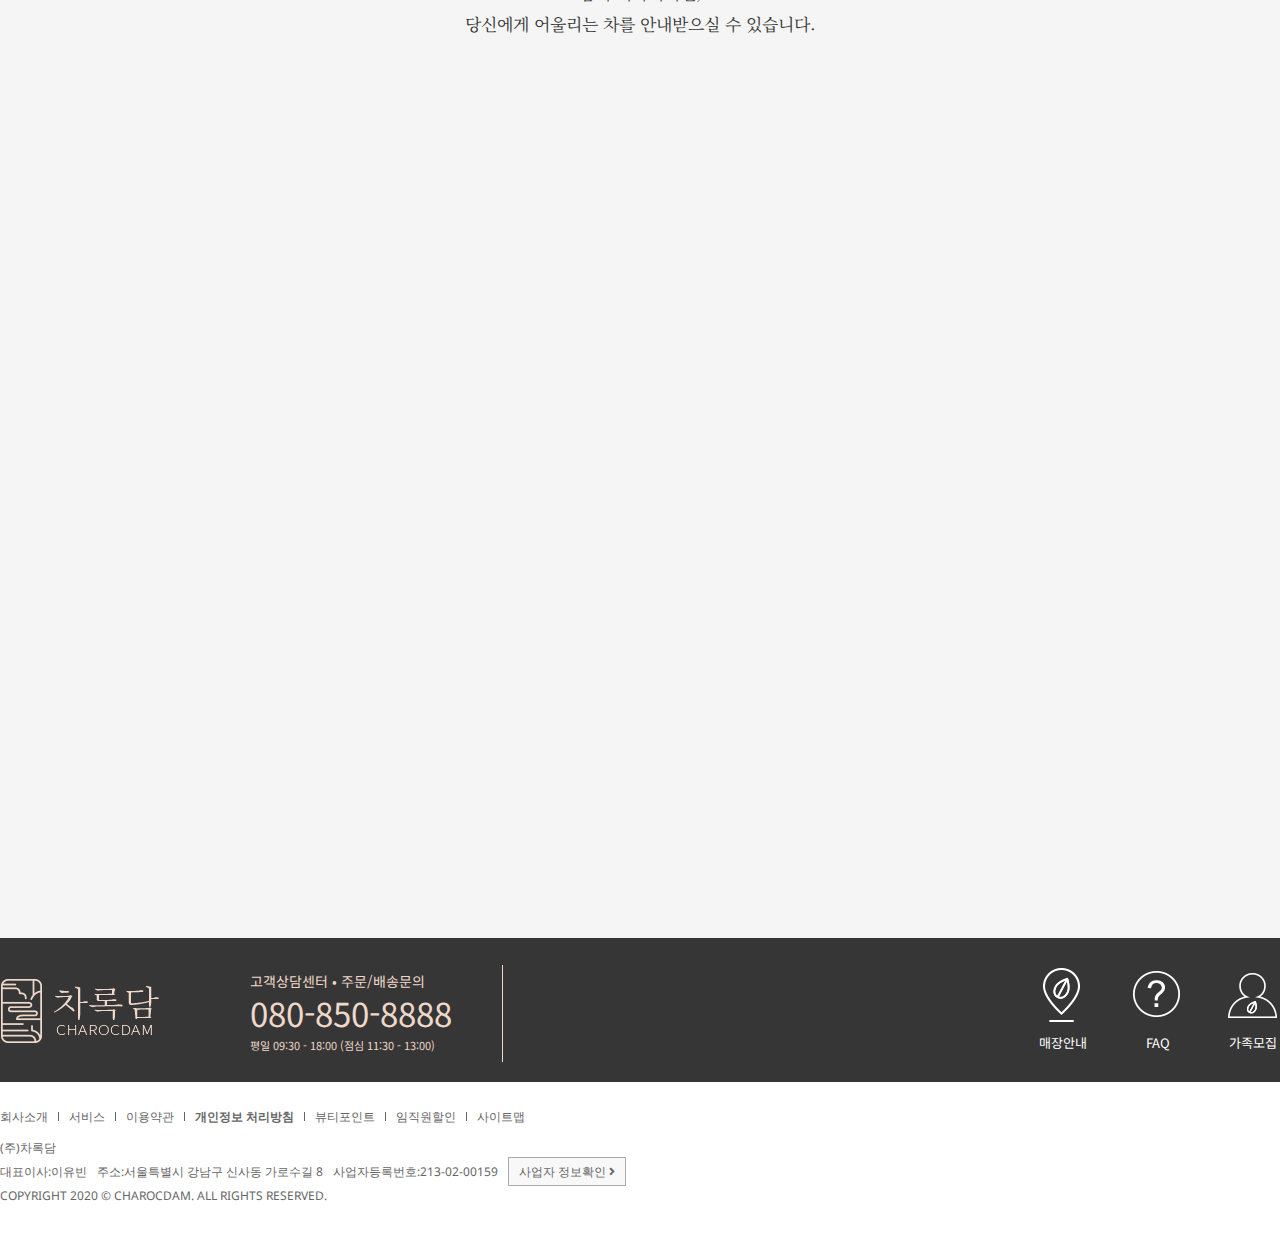
<file: a_04_findLoding.html>
<!DOCTYPE html>
<html lang="ko">
<head>
    <meta charset="UTF-8">
    <title>맞춤 차 | 차록담</title>
    <link href="css/jquery.bxslider.css" rel="stylesheet" />
    <link href="https://fonts.googleapis.com/css2?family=Noto+Serif:wght@300;400;700&family=Noto+Sans:wght@300;400;700&family=Noto+Sans+KR:wght@100;300&family=Noto+Serif+KR:wght@300&display=swap" rel="stylesheet" />
    <link rel="stylesheet" href="https://use.fontawesome.com/releases/v5.11.2/css/all.css" />
    <link rel="stylesheet" href="css/common.css" />
</head>
<body>
    <header>
        <div class="w1280 clearFix">
            <h1 class="logo"><a href="index.html"><img src="images/logo.png" alt="logo" /></a></h1>
            <nav class="gnb">
                <ul>
                    <li><a href="#">Login</a></li>
                    <li><a href="#">Join</a></li>
                    <li class="lang"><a href="#">Language <i class="fas fa-caret-down"></i></a>
                        <ul>
                            <li><a href="#">한국어</a></li>
                            <li><a href="#">영어</a></li>
                        </ul>
                    </li>
                </ul>
            </nav>
        </div>
    </header>
    <div class="navBar">
        <div class="slideBg"><h1></h1></div>
        <div class="nInner w1280 clearFix">
             <nav class="mainNav">
               <ul class="clearFix">
                   <li><a href="a_01_aboutUs.html"><p>Brand</p><span>브랜드</span></a>
                       <ul class="subNav">
                           <li><a href="a_01_aboutUs.html">차록담 이야기</a></li>
                           <li><a href="a_02_teaStory.html">Tea Story</a></li>
                           <li><a href="a_02_teaStory.html">차 정보</a></li>
                           <li><a href="a_04_findOfTea.html">맞춤 차</a></li>
                           <li><a href="#">매거진</a></li>
                       </ul>
                   </li>
                   <li><a href="#"><p>Menu</p><span>메뉴</span></a>
                       <ul class="subNav">
                           <li><a href="#">New Menu</a></li>
                           <li><a href="#">Best Menu</a></li>
                           <li><a href="#">Dessert</a></li>
                           <li><a href="#">MD's Pick</a></li>
                       </ul>
                   </li>
                   <li><a href="#"><p>Event</p><span>이벤트</span></a>
                       <ul class="subNav">
                           <li><a href="#">이벤트</a></li>
                           <li><a href="#">다도체험</a></li>
                           <li><a href="#">온라인 쇼핑혜택</a></li>
                           <li><a href="#">Charocdam News</a></li>
                       </ul>
                   </li>
                   <li><a href="#"><p>Goods</p><span>상품</span></a>
                       <ul class="subNav">
                           <li><a href="#">Charocdam Goods</a></li>
                           <li><a href="#">Gift Shop</a></li>
                           <li><a href="#">다도기</a></li>
                           <li><a href="#">Reward</a></li>
                       </ul>
                   </li>
                   <li><a href="#"><p>Store</p><span>매장</span></a>
                       <ul class="subNav">
                           <li><a href="#">매장찾기</a></li>
                           <li><a href="#">가족모집</a></li>
                           <li><a href="#">티뮤지엄</a></li>
                       </ul>
                   </li>
               </ul>
         </nav>
         <nav class="sns">
               <ul>
                   <li><a href="#"><img src="images/sns_facebook.png" alt="facebook" /></a></li>
                   <li><a href="#"><img src="images/sns_instagram.png" alt="instagram" /></a></li>
                   <li><a href="#"><img src="images/sns_blog.png" alt="blog" /></a></li>
                   <li><a href="#"><img src="images/sns_youtube.png" alt="youtube" /></a></li>
               </ul>
         </nav>
         </div>
    </div>
    <div class="aboutImg">
        <ul>
            <li class="aboutImg03">
               <div class="a1">
                    <h4>Mindfulness,</h4>
                    <p>이야기를 담다.</p></div>
                <div class="a2">
                	<pre>
                    <p>개인의 삶에 주어지는 쉼은 중요합니다.</p>
                    
    지금 우리는 개인에게 맞춤 차를 통해
    마음챙김(Mindfulnes)의 시간을 제공해드리고자 합니다.
                    
    <b>"당신은 오늘 어떤 하루를 보내고 계신가요.
    당신은 오늘 어떤 하루를 보내고 싶으신가요."</b>
                   
    당신의 이야기가 궁금하네요.
    저희에게 당신의 하루를 나눠주시겠어요?
                    </pre>
                </div>
            </li>
        </ul>
    </div>
        <div class="brand ft">
            <ul class="w1280">
                <li>맞춤 차</li>
            </ul>
            <div class="w1280">
            	<ul class="go clearFix">
                	<li><a href="index.html">Home</a> <i class="fas fa-angle-right"></i></li>
                    <li><a href="a_01_aboutUs.html">Brand</a> <i class="fas fa-angle-right"></i></li>
                    <li><a href="a_04_findOfTea.html" class="on">맞춤 차</a></li>
                </ul>
            </div>
            <div class="findBg">
                <div class="w1280">
                	<div class="imot2"></div>
					<p>잠시 기다리시면,<br />
               당신에게 어울리는 차를 안내받으실 수 있습니다.</p>
                </div>
            </div>
        </div>
    <footer>
        <div class="btmBg">
            <div class="ftTop w1280 clearFix">
                <div class="ftLeft">
                    <h1 class="btmLogo"><a href="index.html"><img src="images/btmLogo.png" alt="logo" /></a></h1>
                    <div class="cs">
                        <p class="title">고객상담센터 &#8226; 주문/배송문의</p>
                        <p class="phone">080-850-8888</p>
                        <p class="time">평일 09:30 - 18:00 (점심 11:30 - 13:00)</p>
                    </div>
                </div>
                <div class="ftRight">
                    <a href="#"><img src="images/where.png" alt="매장안내" /><span>매장안내</span></a>
                    <a href="#"><img src="images/qna.png" alt="FAQ" /><span>FAQ</span></a>
                    <a href="#"><img src="images/family.png" alt="가족모집" /><span>가족모집</span></a>
                </div>
            </div>
        </div>
            <div class="ftBtm w1280">
                <nav class="btmInfo">
                    <ul class="clearFix">
                        <li><a href="#">회사소개</a></li>
                        <li><a href="#">서비스</a></li>
                        <li><a href="#">이용약관</a></li>
                        <li><a href="#" class="on">개인정보 처리방침</a></li>
                        <li><a href="#">뷰티포인트</a></li>
                        <li><a href="#">임직원할인</a></li>
                        <li><a href="#">사이트맵</a></li>
                    </ul>
                </nav>
                <div>(주)차록담<br />
                    <span>대표이사:이유빈</span><span>주소:서울특별시 강남구 신사동 가로수길 8</span><span>사업자등록번호:213-02-00159</span><a href="#">사업자 정보확인 <i class="fas fa-angle-right"></i></a>
                    <address class="copyright">COPYRIGHT 2020 &copy; CHAROCDAM. ALL RIGHTS RESERVED.</address>
                </div>
            </div>
    </footer>
    <!-- jQuery library -->
<script src="js/jquery-3.1.1.min.js"></script>
<!-- bxSlider Javascript file -->
<script src="js/jquery.bxslider.js"></script>
<script src="js/common.js"></script>
</body>
</html>
</file>
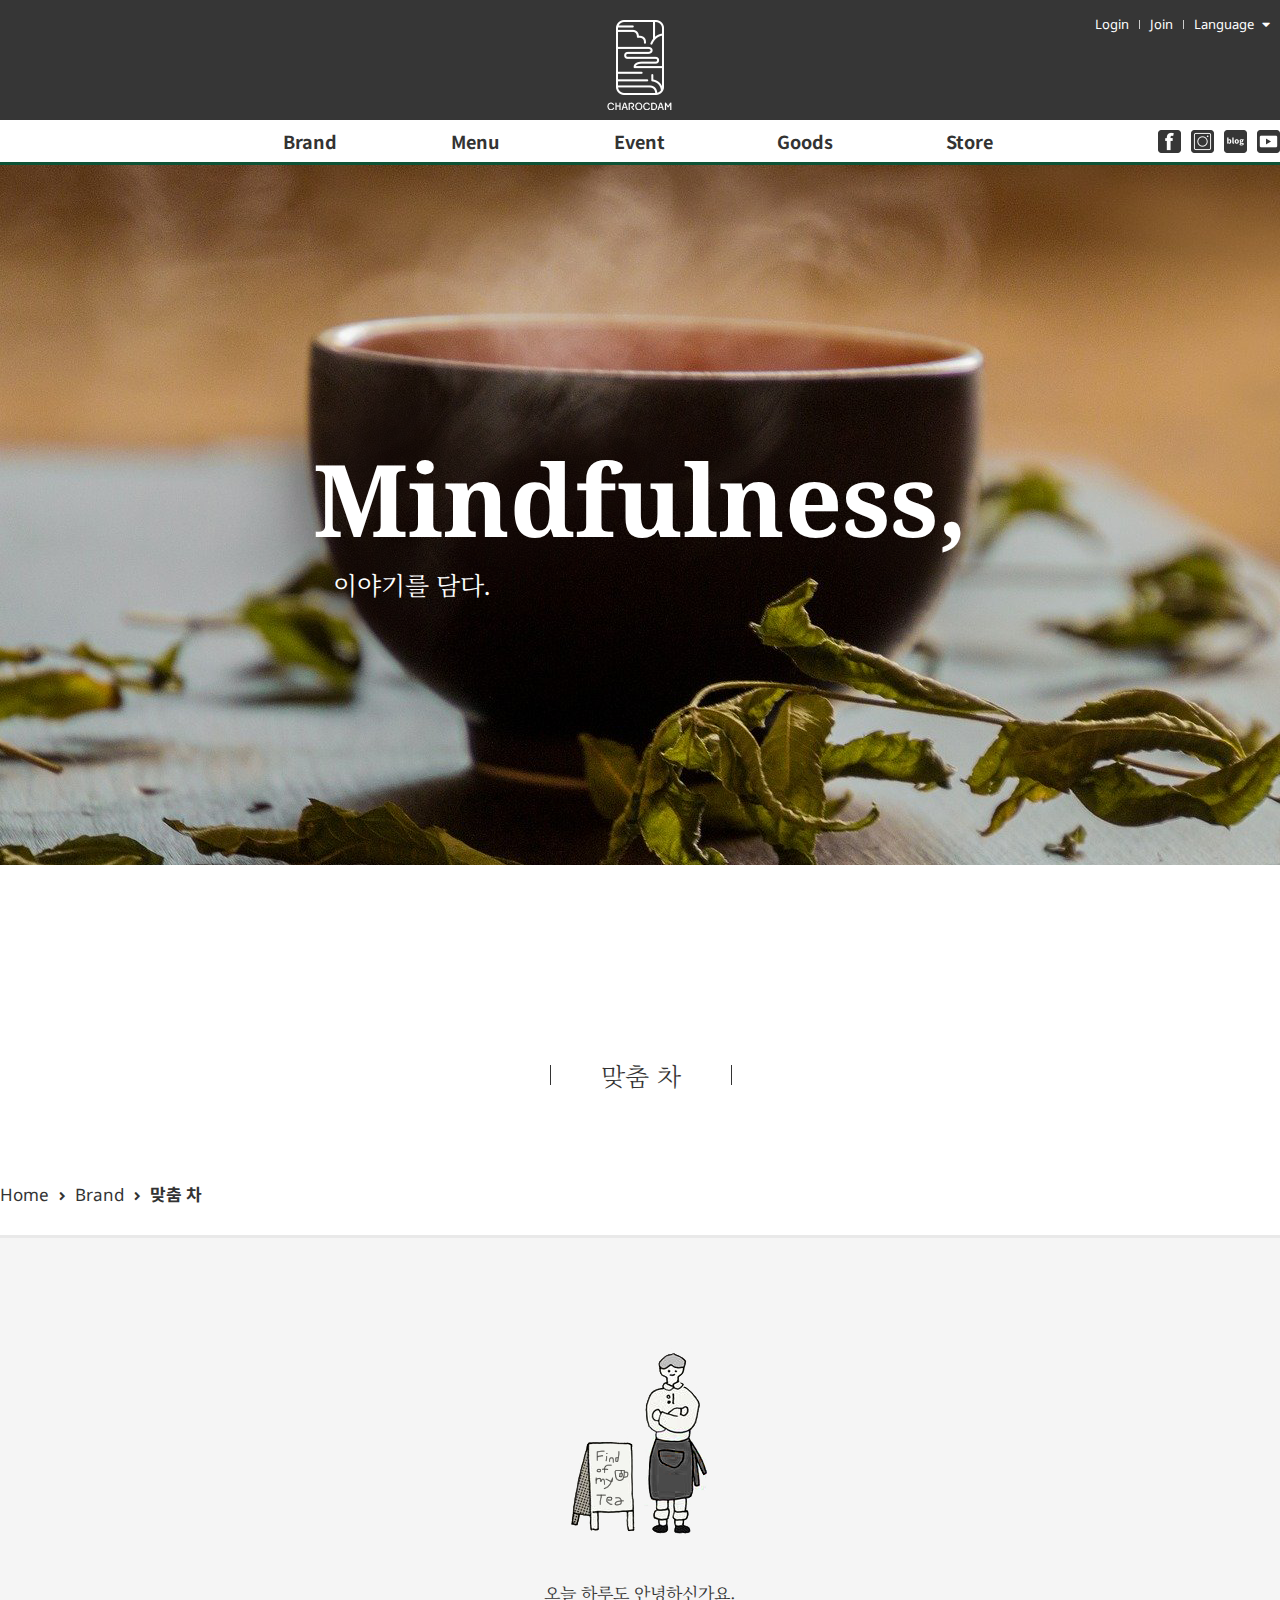
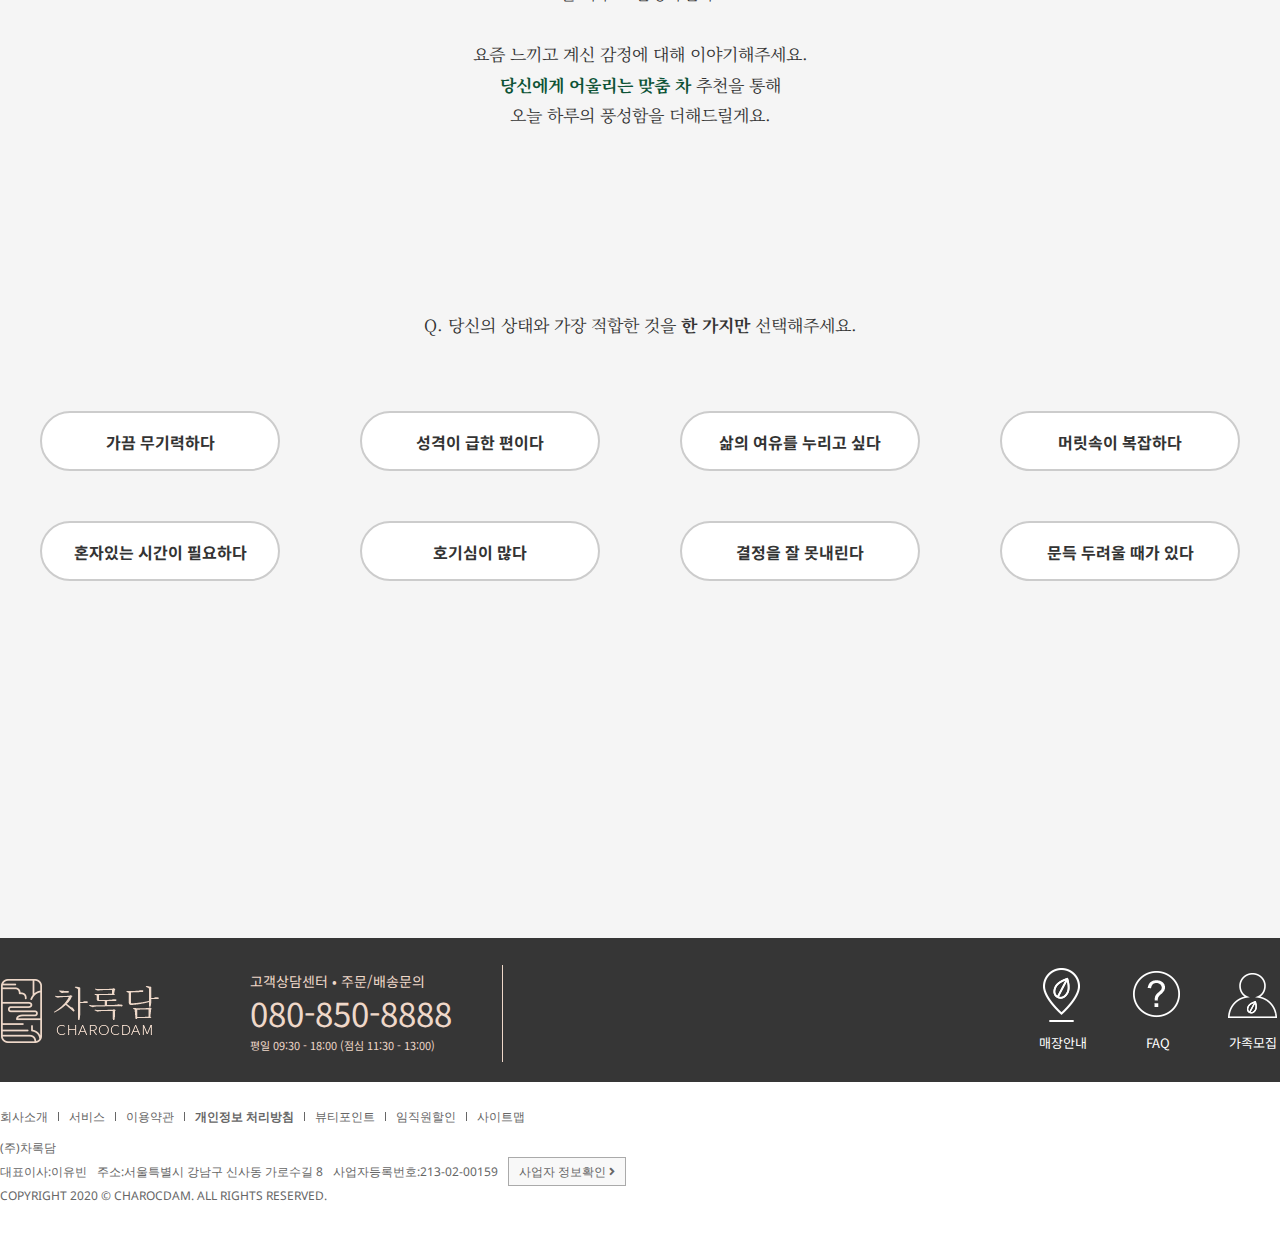
<file: a_04_findOfTea.html>
<!DOCTYPE html>
<html lang="ko">
<head>
    <meta charset="UTF-8">
    <title>맞춤 차 | 차록담</title>
    <link href="css/jquery.bxslider.css" rel="stylesheet" />
    <link href="https://fonts.googleapis.com/css2?family=Noto+Serif:wght@300;400;700&family=Noto+Sans:wght@300;400;700&family=Noto+Sans+KR:wght@100;300&family=Noto+Serif+KR:wght@300&display=swap" rel="stylesheet" />
    <link rel="stylesheet" href="https://use.fontawesome.com/releases/v5.11.2/css/all.css" />
    <link rel="stylesheet" href="css/common.css" />
</head>
<body>
    <header>
        <div class="w1280 clearFix">
            <h1 class="logo"><a href="index.html"><img src="images/logo.png" alt="logo" /></a></h1>
            <nav class="gnb">
                <ul>
                    <li><a href="#">Login</a></li>
                    <li><a href="#">Join</a></li>
                    <li class="lang"><a href="#">Language <i class="fas fa-caret-down"></i></a>
                        <ul>
                            <li><a href="#">한국어</a></li>
                            <li><a href="#">영어</a></li>
                        </ul>
                    </li>
                </ul>
            </nav>
        </div>
    </header>
    <div class="navBar">
        <div class="slideBg"><h1></h1></div>
        <div class="nInner w1280 clearFix">
             <nav class="mainNav">
               <ul class="clearFix">
                   <li><a href="a_01_aboutUs.html"><p>Brand</p><span>브랜드</span></a>
                       <ul class="subNav">
                           <li><a href="a_01_aboutUs.html">차록담 이야기</a></li>
                           <li><a href="a_02_teaStory.html">Tea Story</a></li>
                           <li><a href="a_02_teaStory.html">차 정보</a></li>
                           <li><a href="a_04_findOfTea.html">맞춤 차</a></li>
                           <li><a href="#">매거진</a></li>
                       </ul>
                   </li>
                   <li><a href="#"><p>Menu</p><span>메뉴</span></a>
                       <ul class="subNav">
                           <li><a href="#">New Menu</a></li>
                           <li><a href="#">Best Menu</a></li>
                           <li><a href="#">Dessert</a></li>
                           <li><a href="#">MD's Pick</a></li>
                       </ul>
                   </li>
                   <li><a href="#"><p>Event</p><span>이벤트</span></a>
                       <ul class="subNav">
                           <li><a href="#">이벤트</a></li>
                           <li><a href="#">다도체험</a></li>
                           <li><a href="#">온라인 쇼핑혜택</a></li>
                           <li><a href="#">Charocdam News</a></li>
                       </ul>
                   </li>
                   <li><a href="#"><p>Goods</p><span>상품</span></a>
                       <ul class="subNav">
                           <li><a href="#">Charocdam Goods</a></li>
                           <li><a href="#">Gift Shop</a></li>
                           <li><a href="#">다도기</a></li>
                           <li><a href="#">Reward</a></li>
                       </ul>
                   </li>
                   <li><a href="#"><p>Store</p><span>매장</span></a>
                       <ul class="subNav">
                           <li><a href="#">매장찾기</a></li>
                           <li><a href="#">가족모집</a></li>
                           <li><a href="#">티뮤지엄</a></li>
                       </ul>
                   </li>
               </ul>
         </nav>
         <nav class="sns">
               <ul>
                   <li><a href="#"><img src="images/sns_facebook.png" alt="facebook" /></a></li>
                   <li><a href="#"><img src="images/sns_instagram.png" alt="instagram" /></a></li>
                   <li><a href="#"><img src="images/sns_blog.png" alt="blog" /></a></li>
                   <li><a href="#"><img src="images/sns_youtube.png" alt="youtube" /></a></li>
               </ul>
         </nav>
         </div>
    </div>
    <div class="aboutImg">
        <ul>
            <li class="aboutImg03">
               <div class="a1">
                    <h4>Mindfulness,</h4>
                    <p>이야기를 담다.</p></div>
                <div class="a2">
                	<pre class="mtMore">
                    <p>개인의 삶에 주어지는 쉼은 중요합니다.</p>
                    
    지금 우리는 개인에게 맞춤 차를 통해
    마음챙김(Mindfulnes)의 시간을 제공해드리고자 합니다.
                    
    <b>"당신은 오늘 어떤 하루를 보내고 계신가요.
    당신은 오늘 어떤 하루를 보내고 싶으신가요."</b>
                   
    당신의 이야기가 궁금하네요.
    저희에게 당신의 하루를 나눠주시겠어요?
                    </pre>
                </div>
            </li>
        </ul>
    </div>
        <div class="brand ft">
            <ul class="w1280">
                <li>맞춤 차</li>
            </ul>
            <div class="w1280">
            	<ul class="go clearFix">
                	<li><a href="index.html">Home</a> <i class="fas fa-angle-right"></i></li>
                    <li><a href="a_01_aboutUs.html">Brand</a> <i class="fas fa-angle-right"></i></li>
                    <li><a href="a_04_findOfTea.html" class="on">맞춤 차</a></li>
                </ul>
            </div>
            <div class="findBg">
                <div class="w1280">
                <div class="imot"></div>
                	<p>오늘 하루도 안녕하신가요.<br /><br />
                	요즘 느끼고 계신 감정에 대해 이야기해주세요.<br />
                	<span>당신에게 어울리는 맞춤 차</span> 추천을 통해<br />
                	오늘 하루의 풍성함을 더해드릴게요.</p>
                	<div><br /><br /><br />
					<p>Q. 당신의 상태와 가장 적합한 것을 <strong>한 가지만</strong> 선택해주세요.</p>
              		<ul class="clearFix">
              			<li><a href="javascript:;">가끔 무기력하다</a></li>
              			<li><a href="javascript:;">성격이 급한 편이다</a></li>
              			<li><a href="javascript:;">삶의 여유를 누리고 싶다</a></li>
              			<li><a href="javascript:;">머릿속이 복잡하다</a></li>
              			<li><a href="javascript:;">혼자있는 시간이 필요하다</a></li>
              			<li><a href="javascript:;">호기심이 많다</a></li>
              			<li><a href="javascript:;">결정을 잘 못내린다</a></li>
              			<li><a href="javascript:;">문득 두려울 때가 있다</a></li>
              		</ul>
              		<div class="fmt">
              		    <div class="fmtClose"><a href="javascript:;"><i class="far fa-times-circle"></i></a></div>
              		    <dl class="fmtBox1">
              		        <dt></dt>
              		        <dd><b>애플 루이보스차</b>새콤달콤한 사과에 루이보스를 더한<br />깔끔한 향이 활력을 불어넣어줄 거예요.</dd>
              		        <dd><button>상품보기</button></dd>
              		    </dl>
              		    <dl class="fmtBox2">
              		        <dt></dt>
              		        <dd><b>귀리우롱차</b>하동에서 재배한 홍우롱차와<br />구수한 귀리를 씹으며 항상 바빴던 삶을 위로해주세요.</dd>
              		        <dd><button>상품보기</button></dd>
              		    </dl>
              		    <dl class="fmtBox3">
              		        <dt></dt>
              		        <dd><b>복숭아홍차</b>오렌지향이 감도는 홍차, 우아한 로즈, 달콤한 복숭아의<br />
              		        어우러짐이 삶의 여유를 선사할 거예요.</dd>
              		        <dd><button>상품보기</button></dd>
              		    </dl>
              		    <dl class="fmtBox4">
              		        <dt></dt>
              		        <dt></dt>
              		        <dd><b>오미자로즈힙</b>새콤한 오미자차에 더해진 로즈힙의 향긋함으로 인해<br />
              		        복잡한 머릿속을 차분하게 만들어줄 거예요.</dd>
              		        <dd><button>상품보기</button></dd>
              		    </dl>
              		    <dl class="fmtBox5">
              		        <dt></dt>
              		        <dd><b>민트레몬밤</b>시원하고 상쾌한 페퍼민트와 은은한 향의<br />
              		        레몬밤이 당신의 시간을 잠잠히 위로할거예요.</dd>
              		        <dd><button>상품보기</button></dd>
              		    </dl>
              		    <dl class="fmtBox6">
              		        <dt></dt>
              		        <dd><b>케모마일레몬차</b>향긋한 꽃향에 레몬그라스를 더한 허브차로<br />
              		        때로는 새로움을 더해보세요.</dd>
              		        <dd><button>상품보기</button></dd>
              		    </dl>
              		    <dl class="fmtBox7">
              		        <dt></dt>
              		        <dd><b>세작우연차</b>차록담만의 세작 녹차에 우엉과 연근을 더한<br />구수한 향의 친숙함이 당신을 맞이할 거예요.</dd>
              		        <dd><button>상품보기</button></dd>
              		    </dl>
              		    <dl class="fmtBox8">
              		        <dt></dt>
              		        <dd><b>매실레몬차</b>몸의 긴장을 푸는 매실의 효능과 레몬의 비타민이<br />지친 당신의 마음을 위로할 거예요.</dd>
              		        <dd><button>상품보기</button></dd>
              		    </dl>
              		</div>
                </div>
                </div>
            </div>
        </div>
    <footer>
        <div class="btmBg">
            <div class="ftTop w1280 clearFix">
                <div class="ftLeft">
                    <h1 class="btmLogo"><a href="index.html"><img src="images/btmLogo.png" alt="logo" /></a></h1>
                    <div class="cs">
                        <p class="title">고객상담센터 &#8226; 주문/배송문의</p>
                        <p class="phone">080-850-8888</p>
                        <p class="time">평일 09:30 - 18:00 (점심 11:30 - 13:00)</p>
                    </div>
                </div>
                <div class="ftRight">
                    <a href="#"><img src="images/where.png" alt="매장안내" /><span>매장안내</span></a>
                    <a href="#"><img src="images/qna.png" alt="FAQ" /><span>FAQ</span></a>
                    <a href="#"><img src="images/family.png" alt="가족모집" /><span>가족모집</span></a>
                </div>
            </div>
        </div>
            <div class="ftBtm w1280">
                <nav class="btmInfo">
                    <ul class="clearFix">
                        <li><a href="#">회사소개</a></li>
                        <li><a href="#">서비스</a></li>
                        <li><a href="#">이용약관</a></li>
                        <li><a href="#" class="on">개인정보 처리방침</a></li>
                        <li><a href="#">뷰티포인트</a></li>
                        <li><a href="#">임직원할인</a></li>
                        <li><a href="#">사이트맵</a></li>
                    </ul>
                </nav>
                <div>(주)차록담<br />
                    <span>대표이사:이유빈</span><span>주소:서울특별시 강남구 신사동 가로수길 8</span><span>사업자등록번호:213-02-00159</span><a href="#">사업자 정보확인 <i class="fas fa-angle-right"></i></a>
                    <address class="copyright">COPYRIGHT 2020 &copy; CHAROCDAM. ALL RIGHTS RESERVED.</address>
                </div>
            </div>
    </footer>
    <!-- jQuery library -->
<script src="js/jquery-3.1.1.min.js"></script>
<!-- bxSlider Javascript file -->
<script src="js/jquery.bxslider.js"></script>
<script src="js/common.js"></script>
</body>
</html>
</file>
<file: css/common.css>
@charset 'utf-8';
/* reset */
*{
    margin: 0;
    padding: 0;
}
body{
    font-family: 'Noto Sans', 'Noto Serif', 'Noto Sans KR', 'Noto Serif KR', '돋움', Dotum, sans-serif;
    font-size: 13px;
    color: #333
}
li{
    list-style: none;
}
a{
    text-decoration: none;
    color: #333;
}
img{
    vertical-align: top;
    border: 0 none;
}
/* class */
.clearFix:after{
    content: "";
    display: block;
    clear: both;
}
.w1280{
    width: 1280px;
    margin: 0 auto;
}
.listTit{
    font-family: 'Noto Serif';
    margin-bottom: 100px;
}
.mainTit{
    font-size: 30px;
    color: #0d5336;
    border-right: 2px solid #ccc;
    margin-right: 20px;
    padding-right: 40px;
    display: inline-block;
    height: 25px;
    line-height: 18px;
}
.subTit{
    font-size: 17px;
    color: #ccc;
    font-weight: normal;
}
/* layout */
/* fixed 부분 */
.fixed{
    position: fixed;
    right: -670px;
    top: 55%;
    z-index: 100;
    background: rgba(51, 51, 51, 0.9);
    width: 750px;
    height: 230px;
    border-radius: 115px 0 0 115px;
    font-family: 'Noto Sans KR';
    cursor: pointer;
}
.fixed i{
	position: absolute;
	top: 65px;
	left: 25px;
	display: block;
	line-height: 100px;
	font-size: 50px;
	color: #fff;
}
.fixed p{
    text-align: center;
    color: #fff;
    font-size: 20px;
    font-weight: 700;
    padding: 25px 0 15px 0;
}
.fixed ul{
    float: right;
    margin-top: 5px;
}
.fixed ul li{
    float: left;
    width: 150px;
    margin-right: 20px;
    text-align: center;
}
.fixed ul li a{
    color: #fff;
}
.fixed ul li a dl{
    margin-top: 5px;
}
.fixed ul li a dl dt{
    margin-bottom: 5px;
    font-weight: 700;
}
.fixed ul li a dl dd{
    font-size: 12px;
}
/* header 헤더 부분 */
header{
    position: relative;
    background: #363636;
    width: 100%;
    height: 120px;
    padding-top: 20px;
    box-sizing: border-box;
}
.logo{
    width: 66px;
    height: 90px;
    left: 50%;
    transform: translateX(-50%);
    position: absolute;
}
.gnb{
    float: right;
}
.gnb > ul > li{
    float: left;
}
.gnb > ul > li > a{
    display: block;
    border-left: 1px solid #ccc;
    height: 9px;
    line-height: 9px;
    padding: 0 10px;
    color: #fff;
}
.gnb > ul > li:first-child > a{
    border-left: 0 none;
}
.gnb > ul > li > a > i{
    line-height: 8px;
    padding-left: 5px;
}
/* gnb lang 부분 */
.lang ul{
    position: absolute;
    background: #fff;
    width: 90px;
    height: 60px;
    top: 40px;
    display: none;
}
.lang li a{
    display: block;
    padding: 5px;
    height: 30px;
    box-sizing: border-box;
    text-align: center;
}
.lang li:hover a{
    background: #ddd;
}
/* navBg 부분 */
.navBar{
    width: 100%;
    height: 45px;
    position: relative;
    background: #fff;
    box-sizing: border-box;
    border-bottom: 3px solid #0d5336;
}

/* slideBg 부분 */
.slideBg{
    position: absolute;
    background: #fff;
    width: 100%;
    height: 300px;
    top: 45px;
    display: none;
    z-index: 1
}
/* .slideBg h1{
    background: url(../images/subLogo.png);
    position: absolute;
    top: 30px;
    left: 20%
} */

/* nav inner 네브 내부 부분 */
.nInner{
    position: absolute;
    left: 50%;
    transform: translateX(-50%);
    height: 45px;
    background: #fff;
    box-sizing: border-box;
    border-bottom: 3px solid #0d5336;
    z-index: 10
}

/* mainNav 메인 네브 부분 */
.mainNav{
    float: left;
    margin-left: 227px;
}
.mainNav > ul > li{
    float: left;
}
.mainNav ul li a{
    display: block;
    width: 165px;
    text-align: center;
    font-family: 'Noto Sans KR';
    font-weight: 700;
}
.mainNav > ul > li > a{
    display: block;
    font-size: 18px;
    height: 42px;
    line-height: 42px;
}
.mainNav > ul > li:last-child a{
    margin-right: 0;
}
.mainNav > ul > li > a > span{
    display: none;
}
.mainNav > ul > li:hover{
    border-bottom: 3px solid #fff;
}

/* sns 부분 */
.sns{
    float: right;
}
.sns > ul > li{
    float: left;
    margin-left: 10px;
}
.sns > ul > li > a{
    vertical-align: -10px
}

/* subNav 서브 네브 부분 */
.subNav{
    padding: 25px 0;
    position: absolute;
    display: none;
    z-index: 5;
}
.subNav li a{
    font-size: 14px;
    display: block;
    padding-top: 25px;
}
.subNav li:first-child a{
    padding-top: 5px;
}
.subNav li:hover a{
    color: #008b51;
}

/* mainImg 메인이미지 부분 */
.mainImg{
    margin-bottom: 200px;
}
.slide{
    height: 800px;
}
.slide .ss{
    display: block;
    width: 1280px;
    height: 800px;
    text-indent: -9999px;
    margin: 0 auto;
}
.slide .s1{
    background: url(../images/mainImg1.png) center top;
}
.slide .s2{
    background: url(../images/mainImg2.png) center top;
}
.slide .s3{
    background: url(../images/mainImg3.png) center top;
}
.slide .s4{    
    background: url(../images/mainImg4.png) center top;
}
/* allMenu 모든메뉴보기 부분 */
.allMenu{
    margin-bottom: 250px;
}
.allMenu section{
    width: 276px;
    float: left;
    margin-right: 226px;
    margin-bottom: 80px;
}
.allMenu section:nth-child(3){
    margin-right: 0;
}
.allMenu section dl{
    text-align: center;
    font-size: 22px;
    font-weight: bold;
    margin-top: 28px;
}
.allMenu section dl dt{
    font-family: 'Noto Serif KR'
}
.allMenu section dl dd{
    margin: 15px 0;
    font-size: 17px;
    font-weight: normal;
    color: #666;
}
.allMenu .eat a{
	display: block;
	background: url(../images/allMenu_01.png);
	width: 276px;
	height: 276px;
	transition: .5s
}
.allMenu .tea a{
	display: block;
	background: url(../images/allMenu_02.png);
	width: 276px;
	height: 276px;
	transition: .5s
}
.allMenu .dish a{
	display: block;
	background: url(../images/allMenu_03.png);
	width: 276px;
	height: 276px;
	transition: .5s
}
.allMenu .eat a:hover{
	background: url(../images/allMenu_04.png);
}
.allMenu .tea a:hover{
	background: url(../images/allMenu_05.png);
}
.allMenu .dish a:hover{
	background: url(../images/allMenu_06.png);
}
.allMenu .l1{
    display: block;
    width: 50px;
    border-top: 3px solid #543b3e;
    margin-left: 113px;
}
.allMenu .l2{
    display: block;
    width: 50px;
    border-top: 3px solid #b8a661;
    margin-left: 113px; 
}
.allMenu .l3{
    display: block;
    width: 50px;
    border-top: 3px solid #aababa;
    margin-left: 113px; 
}

/* all menu box 모든메뉴보기 박스 부분 */
.allMenuBox{
    float: left;
    background: #0d5336;
    margin-left: 565px;
    /* margin-top: 120px; 왜 마진값을 주지않으면 section 안에 있는 div를 인식 못할까.. */
}
.allMenuBox a{
    width: 150px;
    height: 40px;
    display: block;
    font-size: 15px;
    text-align: center;
    line-height: 40px;
    color: #fff;
}

/* bestMenu 부분 */
.bestMenu{
    margin-bottom: 200px;
}

/* review 인기메뉴 부분 */
.review ul li{
    float: left;
    width: 250px;
    margin-right: 93px;
    text-align: center;
    position: relative;
}
.review ul li:last-child{
    margin-right: 0;
}
.review > ul > li > a > span{
    position: absolute;
    font-size: 30px;
    font-family: 'Noto Sans';
    text-decoration: underline;
    width: 40px;
    height: 40px;
    line-height: 40px;
    font-weight: 700
}
.review .rGo{
    background: rgba(0,0,0,0.7);
    position: absolute;
    height: 60px;
    line-height: 60px;
    width: 250px;
    top: 180px;
    left: 0px;
    opacity: 0;
    transition: .3s
}
.review .rGo a{
    font-family: 'Noto Sans KR';
    font-size: 17px;
    color: #fff;
    text-align: center;
}
.review .rGo a:last-child{
    border-right: 0 none;
    border-left: 1px solid #fff;
    margin-left: 10px;
    padding-left: 10px
}
.review ul li:hover .rGo{
    opacity: 1
}
.review > ul > li:first-child > a > span{
    color: #f00;
}
.star{
    margin-top: 10px;
}
.tit{
    margin-top: 20px;
    margin-bottom: 10px;
    padding-bottom: 10px;
    border-bottom: 1px solid #333;
    font-size: 18px;
    font-weight: 700;
    font-family: 'Noto Sans KR';
}
.text{
    font-size: 15px;
    width: 250px;
    float: left;
    white-space: nowrap;
    overflow: hidden;
    text-overflow: ellipsis;
    font-family: 'Noto Sans KR';
    color: #666;
}
/* selling부분 */
.selling{
    display: none;
}
.selling ul li{
    float: left;
    background-repeat: no-repeat;
    position: relative;
}
.selling ul li a{
    display: block;
    width: 420px;
    height: 210px;
    opacity: 0;
    transition: .5s;
    color: #fff;
}
.selling > ul > li > a{
    background: rgba(0,0,0,0.5);
}
.selling ul li:hover a{
    opacity: 1;
}
.selling > ul > li > a > span{
    position: absolute;
    font-size: 30px;
    font-family: 'Noto Sans';
    text-decoration: underline;
    color: #fff;
    width: 50px;
    height: 50px;
    line-height: 50px;
    text-align: center;
}
.selling ul li:first-child > a span{
    font-size: 40px;
    width: 60px;
    height: 60px;
    line-height: 60px;
    color: #f00;
}
/* 배경이미지 부분 */
.selling ul li:nth-child(1){
    margin-right: 20px;
    background-image: url(../images/bestMenu_s_01.png);
}
.selling ul li:nth-child(1) a{
    width: 400px;
    height: 420px;
}
.selling ul li:nth-child(2){
    background-image: url(../images/bestMenu_s_02.png);
}
.selling ul li:nth-child(3){
    background-image: url(../images/bestMenu_s_03.png);
}
.selling ul li:nth-child(4){
    background-image: url(../images/bestMenu_s_04.png);
    background-position: right;
}
.selling ul li:nth-child(5){
    background-image: url(../images/bestMenu_s_05.png);
    background-position: right;
}
/* 공통 selling 부분 */
.selling ul li a dl{
    text-align: center;
    font-size: 19px;
    font-weight: 700;
    font-family: 'Noto Sans KR';
}
.selling ul li a dl dd{
    font-size: 15px;
    font-weight: 400;
}
        
/* selling s1 부분*/
.selling .s1 a{
    display: block;
}
.selling .s1 a dl{
    position: absolute;
    top: 180px;
    left: 50%;
    transform: translateX(-50%);
}
.selling .s1 a dl dt{
    margin-bottom: 10px;
}
        
 /* selling s2 부분*/
 .selling .s2 a dl{
     position: relative;
     height: 210px;
 }
 .selling .s2 a dl dt{
     position: absolute;
     width: 210px;
     top: 50%;
     transform: translateY(-50%);
 }
 .selling .s2 a dl dd{
     position: absolute;
     width: 210px;
     left: 50%;
     top: 50%;
     transform: translateY(-50%);
 }
 
 /* selling s3 부분*/
 .selling .s3 a dl{
     position: relative;
     height: 210px;
 }
 .selling .s3 a dl dt{
     position: absolute;
     width: 210px;
     left: 50%;
     top: 50%;
     transform: translateY(-50%);
 }
 .selling .s3 a dl dd{
     position: absolute;
     width: 210px;
     top: 50%;
     transform: translateY(-50%);
 }
 
 /* tab 버튼부분 */
.listTit{
    float: left;
}
.bestMenu .tabBtn{
    float: right;
}
.bestMenu .tabBtn li{
    float: left;
}
.bestMenu .tabBtn li a{
    display: block;
    width: 100px;
    border-bottom: 4px solid #ccc;
    text-align: center;
    padding-bottom: 4px;
    box-sizing: border-box;
    font-size: 17px;
    font-family: 'Noto Sans KR';
    color: #666;
}
.bestMenu .tabBtn .on{
    border-bottom: 4px solid #0d5336;
    font-weight: 700;
    color: #333;
 }
/* dessert 디저트메뉴 부분 */
.dessert{
    margin-bottom: 250px;
}
.dessert li{
    float: left;
    width: 250px;
    margin-right: 93px;
    text-align: center;
}
.dessert li:last-child{
    margin-right: 0;
}
.dessert .dMore{
    opacity: 0;
    transition: .3s;
    position: relative;
}
.dessert .dMore a{
    display: block;
    position: absolute;
    height: 100px;
    width: 100px;
    border-radius: 50px;
    background: rgba(0,0,0,0.3);
    top: -170px;
    left: 50%;
    transform: translateX(-50%)
}
.dessert .dMore a span{
    display: block;
    position: absolute;
    background: #fff;
    bottom: 50px;
    left: 50%;
    transform: translateX(-50%)
}
.dessert .dMore a span:first-child{
    width: 1px;
    height: 50px;
    position: absolute;
    top: 25px;
}
.dessert .dMore a span:last-child{
    width: 50px;
    height: 1px;
    position: absolute;
    left: 50px;
}
.dessert ul li:hover .dMore{
    opacity: 1
}
.dessert .tit{
    border-bottom: 0 none;
}

/* promotion 이벤트 부분 */
.pmBg{
    background: url(../images/promotion_bg.png) repeat-x;
    width: 100%;
    height: 375px;
    margin-bottom: 200px;
}
.pm{
    position: relative;
    height: 375px;
}
/* pmLeft 부분 */
.pmLeft{
    float: left;
    width: 659px;
    height: 375px;
}
.pmLeft div a{
    display: block;
    width: 306px;
    height: 464px;
    color: #fff;
    text-align: center;
    line-height: 464px;
    font-size: 35px;
    text-indent: -9999px;
    font-family: 'Noto Serif KR'
}
.pmLeft div a:hover{
    box-shadow: 0 0 10px #363636;
    text-indent: 0;
}
.pm1{
    background: url(../images/place.png) no-repeat;
    position: absolute;
    top: -45px;
}
.pm2{
    background: url(../images/experience.png) no-repeat;
    margin-left: 80px;
    position: absolute;
    top: -45px;
    left: 50%;
    transform: translateX(-120%);
}

/* pmRight 부분 */
.pmRight{
    float: right;
    height: 374px;
    font-family: 'Noto Sans KR';
}
.pm3{
    width: 600px;
    height: 300px;
    position: absolute;
    z-index: 10;
    top: 50px;
    right: 0;
}
.pm3 > p{
    position: absolute;
    margin-bottom: 20px;
    text-align: center;
    color: #fff;
    font-size: 40px;
    line-height: 80px;
}
.pm3 > p:nth-child(1){
    top: 10px;
    left: 80px;
    font-size: 20px;
    font-weight: bold;
    line-height: 50px;
}
.pm3 > p:nth-child(2){
    top: 80px;
}
.pm3 > p:nth-child(3){
    top: 180px;
    left: 15px;
    line-height: 160%;
    font-size: 15px;
}
.pm3 > p:nth-child(4){
    width: 163px;
    height: 220px;
    background: url(../images/tumbler.png) no-repeat;
    top: 70px;
    right: 130px;
    text-indent: -9999px;
}
.pm3 .t1{
    position: absolute;
    color: #fff;
    right: 40px;
    bottom: 20px;
    font-size: 17px;
    font-weight: 700;
    text-align: end;
}
.pm3 .t1 p:nth-child(2){
    text-decoration: line-through;
    font-weight: 400;
}
.pm3 .t1 p:nth-child(3){
    font-size: 30px;
    color: #ffc600;
}
.pm3 .timeLess{
    position: absolute;
    top: 90px;
}
.pm3 .timeLess ul{
    position: absolute;
    z-index: -1;
    top: 0px;
    left: 0px;
    width: 400px;
}
.pm3 .timeLess ul li{
    color: #fff;
    background: #363636;
    float: left;
    width: 40px;
    height: 60px;
    line-height: 60px;
    text-align: center;
    margin-right: 5px;
}
.pm3 .timeLess ul li:nth-child(3),
.pm3 .timeLess ul li:nth-child(6){
    background: none;
    font-size: 25px;
    width: 5px;
    padding: 0 2px
}
/* pm3 timeLess 부분 */
.countdown span{
    letter-spacing: 23px;
}
.countdown span:nth-child(1){
    margin-left: 9px
}
.countdown span:nth-child(2){
    margin-left: 4px
}
.countdown span:nth-child(3){
    margin-left: 4px
}
.pm4{
    position: absolute;
    top: -40px;
    right: 0;
}
.pm4 a{
    display: block;
    width: 200px;
    height: 200px;
    background: #0d5336;
    border-radius: 100px;
    text-align: center;
    line-height: 120px;
    color: #fff;
    font-size: 19px;
}
.pm4 span{
    display: block;
    position: absolute;
    top: 90px;
    left: 50%;
    transform: translateX(-50%);
}

/* company 활동 부분 */
.company{
	margin-bottom: 70px;
}
.company .listTit{
    margin-bottom: 30px;
}
.company .listTit span:first-child{
    font-size: 25px;
    font-family: 'Noto Sans';
    font-weight: 400;
    color: 666;
    margin-right: 20px;
}
.company li{
    float: left;
    background-size: 100%;
    background-position: center;
    transition: 1.5s;
}
.company li:hover{
    background-size: 110%;
}
.company li a{
    display: block;
    width: 640px;
    height: 300px;
    color: #fff;
    position: relative;
    background: rgba(0,0,0,0.5);
    transition: 1s;
    opacity: 0;      
}
.company li a:hover{
    text-indent: 0;
    opacity: 1;
}
.company li dl{
    position: absolute;
    top: 65px;
    left: 50%;
    transform: translateX(-50%);
    text-align: center;
    font-size: 35px;
    font-family: 'Noto Serif', 'Noto Serif KR';
}
.company li dl dt{
    font-size: 17px;
    margin-bottom: 20px;
}
.company li dl dt span{
    display: block;
    font-size: 15px;
}
.company .magazine{
    background-image: url(../images/magazine.png);
    background-repeat: no-repeat;
}
.company .support{
    background-image: url(../images/support.png);
    background-repeat: no-repeat;
}
/* footer 푸터 부분 */
footer{
    width: 100%;
    margin-bottom: 50px;
}
.btmBg{
    background: #363636;
}
/* ftTop 푸터 윗부분 */
/* footer left 푸터 왼쪽 부분 */
.ftTop .ftLeft{
    float: left;
    margin-top: 27px;
}
.ftLeft h1{
    float: left;
    padding-top: 5px;
}
.ftLeft .cs{
    float: left;
    color: #efd8c9;
    font-size: 14px;
    font-family: 'Noto Sans KR';
    line-height: 230%;
    border-right: 1px solid #efd8c9;
    padding: 0 50px 0 50px;
}
.ftLeft .phone{
    font-size: 33px;
}
.ftLeft .time{
    font-size: 11px;
}

/* footer left 푸터 오른쪽 부분 */
.ftTop .ftRight{
    float: right;
}
.ftRight > a{
    width: 55px;
    float: left;
    margin: 30px 0 30px 40px;
}
.ftRight a span{
    color: #fff;
    display: block;
    padding-top: 10px;
    text-align: center;
    font-family: 'Noto Sans KR';
}

/* ftBtm 푸터 아래 부분 */
.ftBtm{
    color: #666;
    margin-top: 30px;
    font-family: 'Noto Sans';
    font-size: 12px;
}
.btmInfo ul li{
    float: left;
}
.btmInfo ul li a{
    display: block;
    border-right: 1px solid #666;
    padding: 0 10px;
    height: 9px;
    line-height: 9px;
    color: #666; 
}
.btmInfo .on{
    font-weight: bold;
}
.btmInfo ul li:first-child a{
    padding-left: 0;
}
.btmInfo ul li:last-child a{
    border-right: 0;
}
.ftBtm div{
    margin-top: 15px;
    line-height: 200%;
}
.ftBtm div span{
    margin-right: 10px;
}
.ftBtm > div > a{
    background: #f8f8f8;
    border: 1px solid #aaa;
    padding: 5px 10px;
    text-align: center;
    color: #666;
}
.copyright{
    font-style: normal;
}

/* subNav 시작 부분 */
/* aboutImg 시작 부분(공통) */
.aboutImg ul li{
    width: 100%;
    height: 700px;
    box-sizing: border-box;
    color: #fff;
    font-family: 'Noto Serif', 'Noto Serif KR';
}
.aboutImg .a1{
    position: absolute;
    left: 50%;
    transform: translateX(-50%);
    font-size: 100px;
    top: 430px;
    transition: .5s
}
.aboutImg .a1 p{
    font-size: 25px;
    margin-left: 20px;
}
.aboutImg .a2{
    background: rgba(0,0,0,0.5);
    height: 700px;
    opacity: 0;
    transition: 1s;
    line-height: 250%;
}
.aboutImg .a2 .mtMore{
	margin-top: -40px
}
.aboutImg .a2 p{
    font-size: 30px;
}
.aboutImg:hover .a2{
    opacity: 1
}
.aboutImg:hover .a1{
    opacity: 0
}
.aboutImg .a2 pre{
    position: absolute;
    left: 50%;
    transform: translateX(-50%);
    top: 350px;
    text-align: center;
    font-family: 'Noto Serif', 'Noto Serif KR'; 
    font-size: 18px;
}
/* aboutImg01부분 */
.aboutImg .aboutImg01{
     background: url(../images/about_01.png) center;
}

/* aboutImg02부분 */
.aboutImg .aboutImg02{
     background: url(../images/about_02.png) center;
}
.aboutImg02 .a2 p{
    margin-left: 100px
}
/* aboutImg03부분 */
.aboutImg .aboutImg03{
     background: url(../images/about_03.png) center;
}
.aboutImg03 .a2 pre{
	margin-top: -100px;
}
/* aboutImg 끝 부분 */

/* brand 시작 부분 */
.brand .tabBtn{
    width: 350px;
    position: relative;
    left: 50%;
    transform: translateX(-50%);
    text-align: center;
    margin: 200px 0 100px 0px;
}
.brand .tabBtn li{
    float: left;
}
.brand .tabBtn li:nth-child(2){
    border-right: 2px solid #ccc;
    height: 15px;
    line-height: 15px;
    padding-right: 30px;
    margin-right: 30px;
    
}
.brand .tabBtn a{
    display: inline-block;
    line-height: 5px;
    font-size: 25px;
    font-family: 'Noto Serif KR';
    color: #ccc;
    font-weight: 300;
    transition: .3s
}
.brand .tabBtn .on{
    color: #333;
    background: #cde5ab;
    height: 15px;
    font-weight: 700;
}
/* go 이동 부분 */
.go li{
    float: left;
    height: 20px;;
}
.go li i{
    margin: 0 9px 5px 7px;
}
.go li a{
    display: inline-block;
    font-size: 17px;
    line-height: 20px;
}
.go .on{
    font-weight: 700;
}
/* story 로고 부분 */
.story{
    margin: 150px 150px 250px 150px;
}
.story > div{
    float: left;
    margin-top: 30px;
}
.story p{
    float: right;
    font-size: 17px;
    font-family: 'Noto Serif KR';
    line-height: 160%;
}
.story p span{
    font-weight: 700;
}
/* goM 매거진 바로가기 부분 */
.goM a{
    position: relative;
    display: block;
    width: 170px;
    height: 50px;
    line-height: 50px;
    right: -1050px;
    bottom: 200px;
    text-align: center;
    font-size: 17px;
    background: #777;
    color: #fff;
}
.goM a:hover{
    background: #0d5336;
}
/* bg 바탕화면 부분 */
.bg{
    background-image: url(../images/greenBg.png);
    background-repeat: no-repeat;
    background-position: bottom;
}

/* story2 slogan 부분 */
.slogan > img{
    float: left;
}
.slogan > p{
    float: left;
    margin-left: 30px;
    font-size: 40px;
    line-height: 140%
}
.story2 > p{
    float: right;
    text-align: center;
    margin-left: 80px;
    margin-top: 150px;
}
.story2{
    display: none;
}
.story2 .story > p{
    margin-top: 100px;
}

/* teaStory 차이야기 부분 */
.teaStory div{
    margin: 150px 0;
}
.teaStory div article{
    margin-bottom: 50px;
    opacity: 0;
}
.teaStory div article ul li{
    float: left;
    text-align: center;
    line-height: 180%;
}
.teaStory article .tS{
    font-weight: 700;
    font-size: 17px;
}
.teaStory .con2 ul li,
.teaStory .con4 ul li{
    float: right;
}
.teaStory .con1 ul li:nth-child(2),
.teaStory .con2 ul li:nth-child(1),
.teaStory .con3 ul li:nth-child(2),
.teaStory .con4 ul li:nth-child(1){
    width: 250px;
    margin: 0 70px;
    margin-top: 100px
}
.teaStory .con2 ul li:nth-child(2),
.teaStory .con4 ul li:nth-child(2){
    margin-left: 110px
}
.teaStory article ul li:nth-child(3){
    width: 110px;
    margin-left: 30px;
    margin-top: 60px
}
.teaStory .con1 ul li:nth-child(3),
.teaStory .con3 ul li:nth-child(3){
    margin-left: 95px;
    margin-right: 60px
}
.teaStory article ul li:nth-child(4){
    width: 380px;
    margin: 0 70px;
    margin-top: 90px
}
/* teaStory span 부분 */
.teaStory .line1,
.teaStory .line2,
.teaStory .line3{
    position: relative;
    left: 49.5%;
    top: -10px;
    display: block;
    width: 2px;
    height: 120px;
    background: #0d5336;
}
.teaStory .video{
    margin-left: 240px
}
/* teaInfo 차정보 부분 */
.teaInfo{
    display: none;
}
/* teaType 차의 종류 부분 */
.teaType{
    margin-top: 200px;
    margin-bottom: 250px;
	height: 354px
}
.teaType dl{
    float: left;
    font-size: 30px;
	margin-top: 60px;
}
.teaType dl dt{
    font-family: 'Noto Serif KR';
    font-weight: 700;
    color: #666;
	margin-left: 160px;
}
.teaType dl dd{
    font-size: 16px;
    border-top: 3px solid #666;
    margin-top: 10px;
    padding-top: 10px;
    line-height: 180%
}
.teaType div{
	float: right;
}
/* fermented 발효도 부분 */
.fermented{
    margin-bottom: 200px;
}
.fermented dl{
    float: left;
    height: 150px;
    line-height: 0px;
    border-right: 2px dotted #0d5336;
    margin-right: 100px;
    padding-right: 80px;
}
.fermented dl:last-child{
    border-right: 0 none;
    margin-right: 0;
    padding-right: 0;
}
.fermented dl dt{
    font-size: 23px;
    font-weight: 700;
    color: #0d5336;
    font-family: 'Noto Serif KR';
    margin-bottom: 50px;
    text-align: center;
}
.fermented dl dd{
    font-size: 15px;
    line-height: 250%;
    color: #555;
}
.fermented dl dd i{
    margin-right: 5px;
    font-size: 16px;
	color: #008950;
}
/* teaBg 발효에 따른 차 부분 */
.teaBg{
    width: 100%;
    height: 1275px;
    background-image: url(../images/teaInfoBg.png);
    background-position: center;
    position: relative;
}
.teaBg div dl{
    /*opacity: 0;*/
}
.teaBg > div > dl{
    float: left;
    color: #fff;
}
.teaBg > div > dl > dt{
    font-size: 25px;
    font-family: 'Noto Serif KR'
}
.teaBg > div > dl > dd:nth-of-type(1){
    font-size: 17px;
    margin-top: 17px;
    margin-bottom: 10px;
}
.teaBg > div > dl > dd:nth-of-type(2){
    font-size: 15px;
    line-height: 160%
}
.teaBg div dl:nth-child(2) dd{
    font-family: 'Noto Serif KR';
    font-size: 22px;
    text-align: center;
    margin-top: 0;
    margin-bottom: 0;
} 
.tea1 dl:first-child{
    position: absolute;
    top: 12%;
}
.tea1 dl:last-child{
    position: absolute;
    right: 35%;
    top: 12%;
}
.tea2 dl:first-child{
    position: absolute;
    top: 30%
}
.tea2 dl:last-child{
    position: absolute;
    right: 15%;
    top: 25%;
}
.tea3 dl:first-child{
    position: absolute;
    top: 62%
}
.tea3 dl:last-child{
    position: absolute;
    right: 40%;
    top: 60%;
}
.tea4 dl:first-child{
    position: absolute;
    top: 80%
}
.tea4 dl:last-child{
    position: absolute;
    right: 25%;
    top: 77%;
}

/* findOfTea 맞춤 차 부분 */
/* brand 네임 부분 */
.brand.ft > ul > li{
	width: 180px;
	height: 20px;
	line-height: 20px;
	text-align: center;
    font-size: 25px;
    font-family: 'Noto Serif KR';
    font-weight: 300;
	border-right: 1px solid #333;
	border-left: 1px solid #333;
	margin: 200px 0 100px 550px;
}
/* findBg 맞춤 차 배경 부분 */
.findBg{
	margin-top: 30px;
	width: 100%;
	height: 1300px;
	background: #f5f5f5;
	border-top: 3px solid #e9e9e9;
}
.findBg > div{
	padding-top: 100px;
	box-sizing: border-box;
	text-align: center;
	font-size: 17px;
}
.findBg div p{
	font-family: 'Noto Serif KR';
	line-height: 180%;
	padding-bottom: 70px;
	margin-top: 40px;
}
.findBg div p span{
	color: #0d5336;
	font-weight: 700;
}
.findBg .findT{
	background: #ff0;
	padding-bottom: 150px;
}
.imot{
	background: url(../images/fmt01.png) no-repeat;
	position: relative;
	left: 50%;
	transform: translateX(-50%);
	width: 140px;
	height: 200px;
}
/* 맞춤차 선택 부분 */
.findBg ul{
	margin-left: 40px;
	padding-bottom: 300px;
}
.findBg ul li{
	margin-right: 80px;
	margin-bottom: 50px;
	float: left;
}
.findBg ul li:nth-child(4),
.findBg ul li:nth-child(8){
	margin-right: 0;
}
.findBg ul li a{
	display: block;
	width: 240px;
	height: 60px;
	line-height: 60px;
	border-radius: 30px;
	border: 2px solid #ccc;
	box-sizing:border-box;
	text-align: center;
	background: #fff;
	font-weight: 700;
	font-size: 16px;
}
.findBg ul li a.on{
	background: #0d5336;
	color: #fff;
}
/* 맞춤차 hover 부분 */
.findBg .w1280 div{
	position: relative;
}
.fmt{
	background: rgb(255, 255, 255,0.9);
	width: 400px;
	height: 450px;
	position: absolute;
	left: 50%;
	transform: translateX(-50%);
	bottom: 650px;
    display: none;
}
.fmtClose{
	color: #999;
	font-size: 40px;
	position: absolute;
	top: 10px;
	right: 10px;
}
.fmt dl{
    display: none;
    font-size: 13px;
    padding-top: 250px;
    line-height: 180%;
    position: absolute;
    left: 50%;
	transform: translateX(-50%);
    width: 400px;
}
.fmt dl dt{
    position: absolute;
    left: 50%;
    transform: translateX(-40%);
    top: 80px;
}
.fmt dl dd b{
    font-size: 15px;
    display: block;
    margin-bottom: 7px;
}
.fmt dl button{
    margin-top: 40px;
    padding: 10px 20px
}

/* fmtBox 부분 */
.fmt .fmtBox1 dt{
    background: url(../images/fmt_01.png) no-repeat;
    width: 160px;
    height: 160px;
}
.fmt .fmtBox2 dt{
    background: url(../images/fmt_03.png) no-repeat;
    width: 160px;
    height: 160px;
}
.fmt .fmtBox3 dt{
    background: url(../images/fmt_10.png) no-repeat;
    width: 160px;
    height: 160px;
}
.fmt .fmtBox4 dt{
    background: url(../images/fmt_04.png) no-repeat;
    width: 160px;
    height: 160px;
}
.fmt .fmtBox5 dt{
    background: url(../images/fmt_05.png) no-repeat;
    width: 160px;
    height: 160px;
}
.fmt .fmtBox6 dt{
    background: url(../images/fmt_07.png) no-repeat;
    width: 160px;
    height: 160px;
}
.fmt .fmtBox7 dt{
    background: url(../images/fmt_02.png) no-repeat;
    width: 160px;
    height: 160px;
}
.fmt .fmtBox8 dt{
    background: url(../images/fmt_06.png) no-repeat;
    width: 160px;
    height: 160px;
}


/* 맞춤차 로딩 부분 */
.imot2{
	background: url(../images/fmt02.png) no-repeat;
	width: 120px;
	height: 200px;
	position: relative;
	left: 50%;
	transform: translateX(-50%);
	opacity: 1
}

/* brand 끝 부분 */

/* subNav 끝 부분 */
</file>
